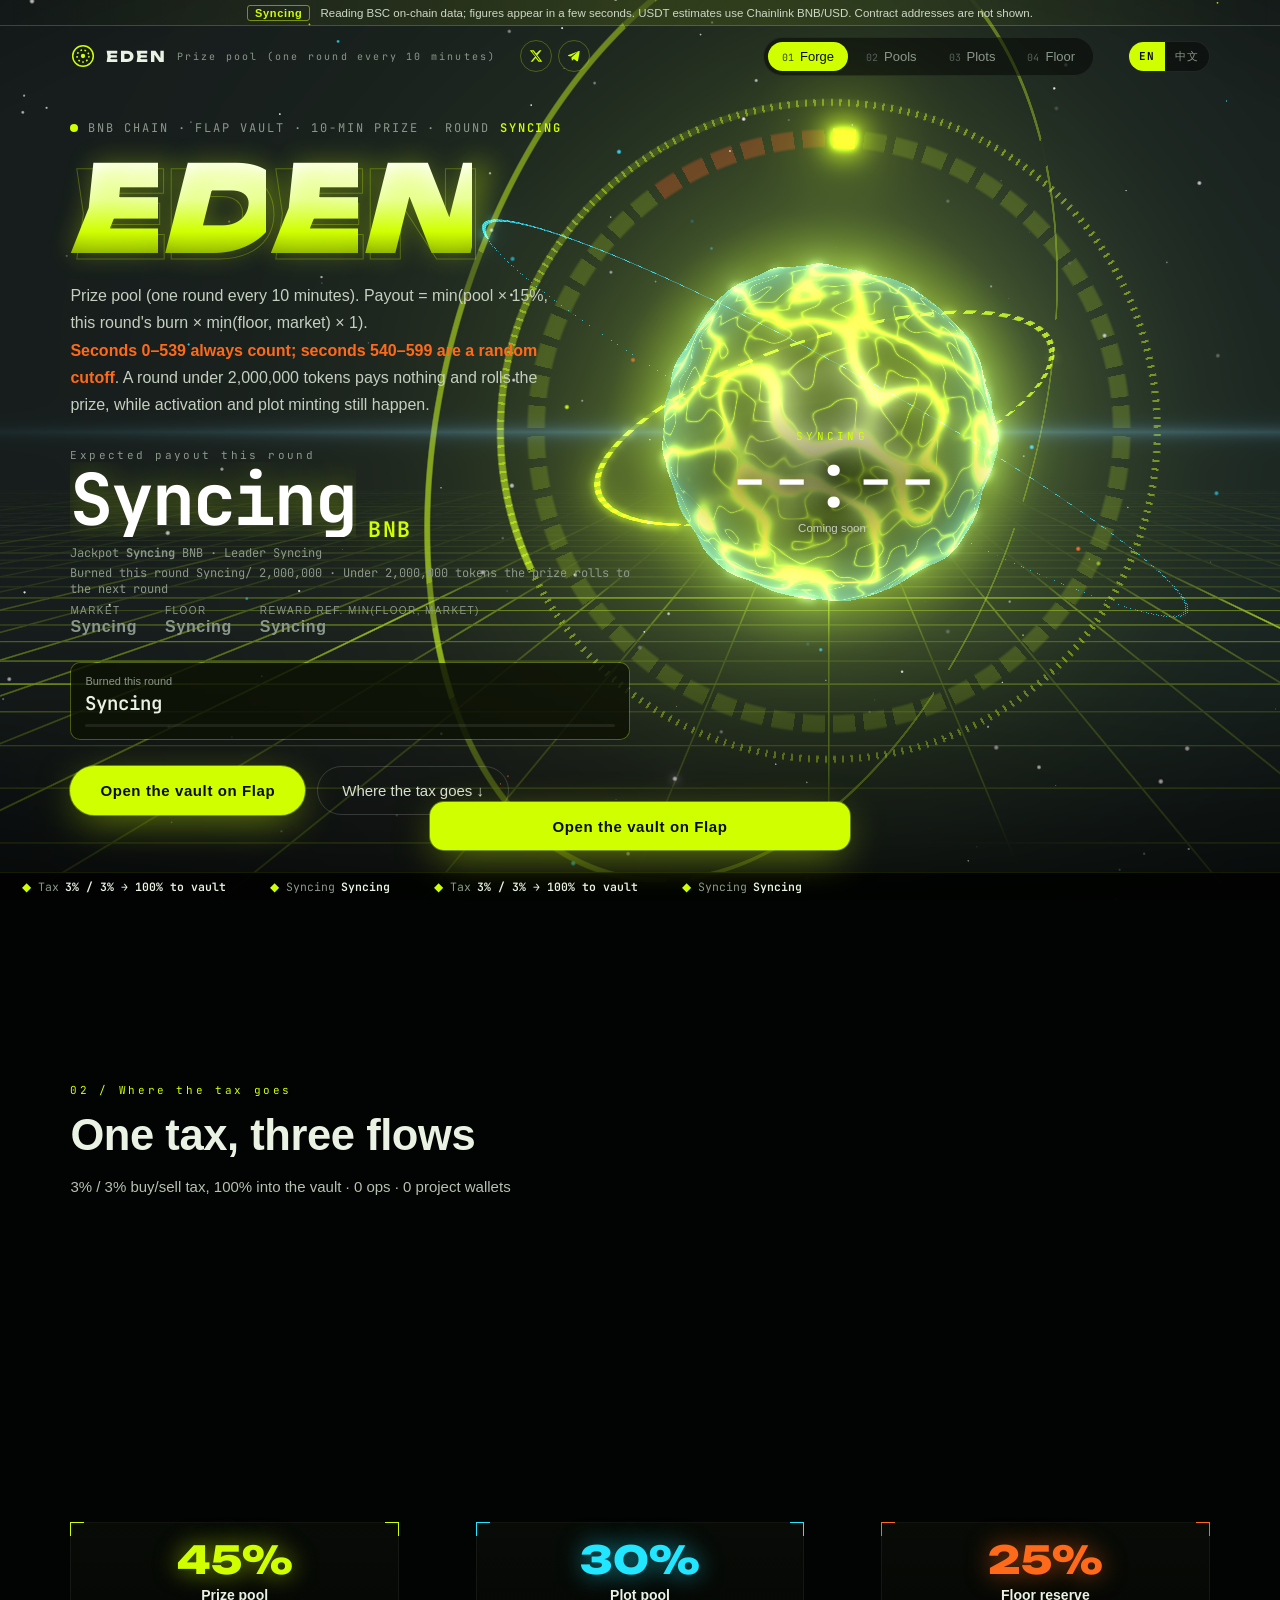
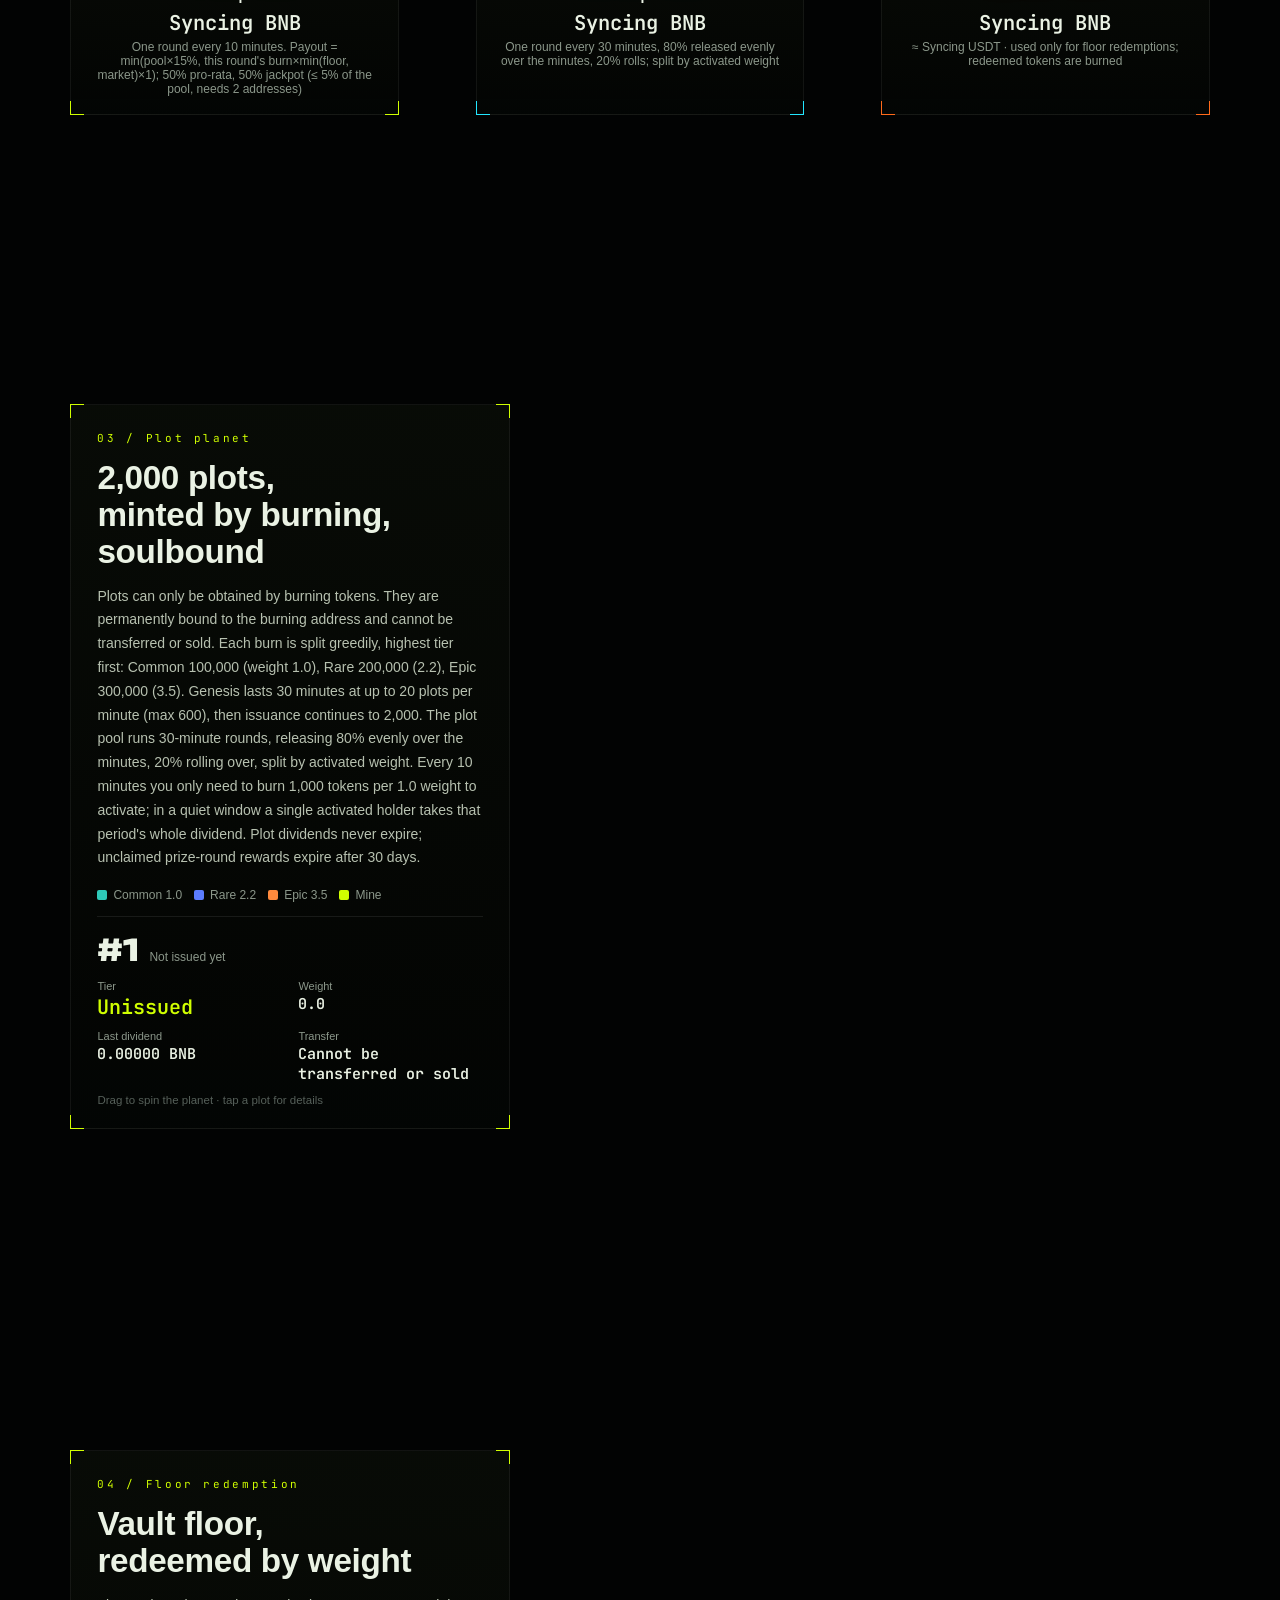
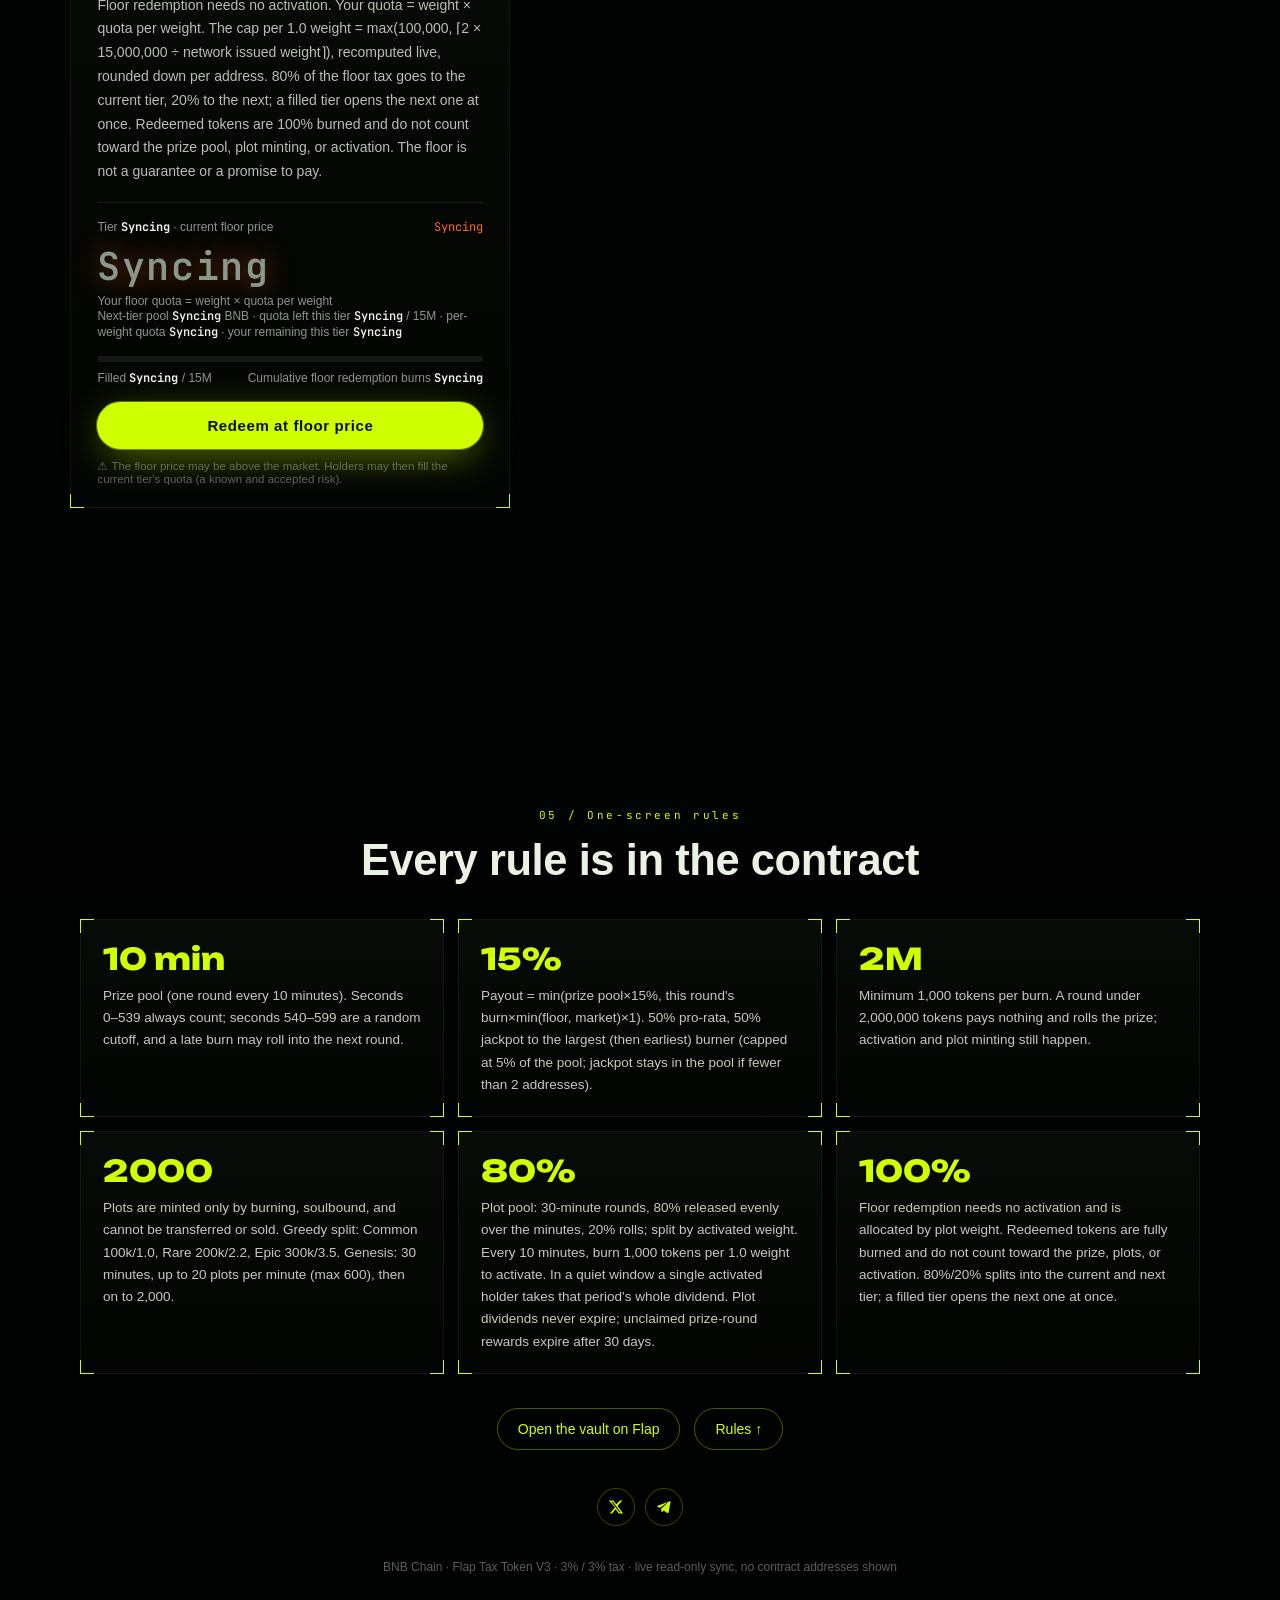
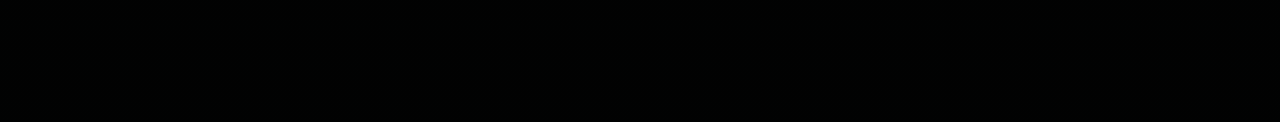
<file: index.html>
<!doctype html>
<html lang="en" class="official">
<head>
<meta charset="utf-8">
<meta name="viewport" content="width=device-width,initial-scale=1,viewport-fit=cover">
<title>EDEN · Round Burn Vault</title>
<meta name="description" content="EDEN round burn vault. Live read-only BSC on-chain data. No wallet, no transactions, no contract addresses on the page.">
<meta name="theme-color" content="#020303">
<link rel="icon" href="data:image/svg+xml,%3Csvg xmlns='http://www.w3.org/2000/svg' viewBox='0 0 32 32'%3E%3Crect width='32' height='32' fill='%23020303'/%3E%3Ccircle cx='16' cy='16' r='9' fill='none' stroke='%23D0FF00' stroke-width='2'/%3E%3Ccircle cx='16' cy='16' r='3' fill='%23D0FF00'/%3E%3C/svg%3E">
<link rel="stylesheet" href="assets/eden-v4.css?v=a8632a32bd">
</head>
<body class="sync chain">
<div id="glwrap"><canvas id="gl" aria-hidden="true"></canvas></div>
<div class="vignette" aria-hidden="true"></div>
<div class="flash" id="flash" aria-hidden="true"></div>

<div class="pv" role="note"><b data-i18n="previewBadgeErr">Syncing</b><span data-i18n="previewNoteSync">Reading BSC on-chain data; figures appear in a few seconds. USDT estimates use Chainlink BNB/USD. Contract addresses are not shown.</span></div>
<header class="hd">
  <a class="brand" href="#hero" aria-label="EDEN">
    <svg viewBox="0 0 24 24" aria-hidden="true"><circle cx="12" cy="12" r="9.5"/><circle cx="12" cy="12" r="5.5" stroke-dasharray="1.6 2.2"/><circle cx="12" cy="12" r="2" class="f"/></svg>
    <b>EDEN</b><i data-i18n="brandTag">Prize pool (one round every 10 minutes)</i>
  </a>
  <nav class="soc" aria-label="EDEN social"><a class="soc-a" href="https://x.com/EdenPlots" target="_blank" rel="noopener noreferrer" data-i18n-aria="socialX" aria-label="X (Twitter)"><svg viewBox="0 0 24 24" aria-hidden="true"><path d="M18.244 2.25h3.308l-7.227 8.26 8.502 11.24H16.17l-4.714-6.231-5.401 6.231H2.74l7.727-8.835L1.254 2.25H8.08l4.257 5.622L18.244 2.25zm-1.161 17.52h1.833L7.084 4.126H5.117z"/></svg></a><a class="soc-a" href="https://t.me/EdenPlots" target="_blank" rel="noopener noreferrer" data-i18n-aria="socialTg" aria-label="Telegram"><svg viewBox="0 0 24 24" aria-hidden="true"><path d="M21.8 4.2 18.9 20.15c-.21.94-1.12 1.31-2.02.82l-5.2-3.86-2.51 2.42c-.28.27-.8.1-.91-.28l-.7-4.55 10.1-9.05c.37-.33-.08-.52-.57-.24L6.05 13.05 2.4 11.9c-1.02-.32-1.03-1.16.21-1.72L20.55 3.45c.85-.33 1.59.2 1.25.75z"/></svg></a></nav>
  <nav class="nv" id="nav">
    <a href="#hero" data-i="0"><em>01</em><span data-i18n="nav1">Forge</span></a><a href="#pools" data-i="1"><em>02</em><span data-i18n="nav2">Pools</span></a><a href="#plots" data-i="2"><em>03</em><span data-i18n="nav3">Plots</span></a><a href="#round" data-i="3"><em>04</em><span data-i18n="nav4">Floor</span></a>
  </nav>
  <div class="act">
    <button type="button" class="more-btn" id="moreBtn" data-i18n-aria="moreMenu" aria-label="More" aria-expanded="false" aria-controls="toolsPop">⋯</button>
    <div class="tools" id="toolsPop">
    <div class="spd sim-only" id="spd" data-i18n-title="spdTitle" title="Simulation speed"><button data-s="1" class="on">×1</button><button data-s="10">×10</button><button data-s="60">×60</button></div>
    <div class="tools-soc"><nav class="soc" aria-label="EDEN social"><a class="soc-a" href="https://x.com/EdenPlots" target="_blank" rel="noopener noreferrer" data-i18n-aria="socialX" aria-label="X (Twitter)"><svg viewBox="0 0 24 24" aria-hidden="true"><path d="M18.244 2.25h3.308l-7.227 8.26 8.502 11.24H16.17l-4.714-6.231-5.401 6.231H2.74l7.727-8.835L1.254 2.25H8.08l4.257 5.622L18.244 2.25zm-1.161 17.52h1.833L7.084 4.126H5.117z"/></svg></a><a class="soc-a" href="https://t.me/EdenPlots" target="_blank" rel="noopener noreferrer" data-i18n-aria="socialTg" aria-label="Telegram"><svg viewBox="0 0 24 24" aria-hidden="true"><path d="M21.8 4.2 18.9 20.15c-.21.94-1.12 1.31-2.02.82l-5.2-3.86-2.51 2.42c-.28.27-.8.1-.91-.28l-.7-4.55 10.1-9.05c.37-.33-.08-.52-.57-.24L6.05 13.05 2.4 11.9c-1.02-.32-1.03-1.16.21-1.72L20.55 3.45c.85-.33 1.59.2 1.25.75z"/></svg></a></nav></div>
    </div>
    <div class="lang" id="langSwitch" role="group" data-i18n-aria="langLabel" aria-label="Language">
      <button type="button" data-lang="en" class="on">EN</button>
      <button type="button" data-lang="zh">中文</button>
    </div>
    <button id="walletBtn" class="wb sim-only" type="button" data-i18n-title="walletTitle" title="This site is read-only; connect your wallet on Flap"><i></i><span class="wb-full" data-i18n="wallet">Connect wallet</span><span class="wb-short" data-i18n="walletShort">Connect</span></button>
  </div>
</header>

<main id="main">
  <!-- 01 熔炉 -->
  <section class="sec hero" id="hero" data-i="0">
    <div class="h-left">
      <div class="kick rv"><span class="dot"></span><span data-i18n="kick">BNB CHAIN · FLAP VAULT · 10-min prize · Round</span> <b data-k="roundNo" data-d="0">…</b> <span data-i18n="kickRound"></span></div>
      <h1 class="title rv" aria-label="EDEN"><span>EDEN</span></h1>
      <p class="tag rv" data-i18n-html="tagHtml">Prize pool (one round every 10 minutes). Payout = min(pool × 15%, this round's burn × min(floor, market) × 1).<br><em>Seconds 0–539 always count; seconds 540–599 are a random cutoff</em>. A round under 2,000,000 tokens pays nothing and rolls the prize, while activation and plot minting still happen.</p>
      <div class="h-panel">
      <div class="big rv">
        <div class="lbl" data-i18n="prizeLbl">Expected payout this round</div>
        <div class="num"><span data-k="prize" data-d="4">…</span><small>BNB</small></div>
        <div class="sub" id="jackpotLine"><span data-i18n="jackpotLine">Jackpot</span> <b data-k="jackpot" data-d="4">…</b> BNB · <span data-i18n="jackpotLead">Leader</span> <span id="leadTxt">…</span></div>
        <div class="sub" id="payNote" hidden></div>
        <div class="sub"><span data-i18n="burnLine">Burned this round</span> <span data-k="burned" data-f="tok">…</span><span class="burn-rest" data-i18n="burnLineRest">/ 2,000,000 · Under 2,000,000 tokens the prize rolls to the next round</span></div>
        <div class="px-row" id="heroPrices"></div>
      </div>
      <div class="stats rv">
        <div><span class="l" data-i18n="statBurned">Burned this round</span><b id="burnProg">…</b><i class="bar"><u id="burnBar"></u><s data-i18n-title="burnBarTitle" title="2,000,000-token line"></s></i></div>
        <div><span class="l" data-i18n="statAddrs">Addresses</span><b data-k="addrs" data-d="0">…</b></div>
        <div><span class="l" data-i18n="statMine">Your burn</span><b data-k="myBurn" data-f="tok">…</b></div>
      </div>
      <div class="cta rv"><button class="btn-l sim-only" id="heroBurn" type="button" data-i18n="ctaBurn">Burn now</button><a class="btn-l flap-cta official-only off" id="heroFlap" href="#hero" target="_blank" rel="noopener noreferrer" data-i18n="flapCtaSoon">Coming soon</a><a class="btn-g" href="#pools" data-i18n="ctaPools">Where the tax goes ↓</a></div>
      </div>
    </div>
    <div class="clock" id="clock" aria-live="off">
      <div class="c-ph" id="cPh" data-i18n="clockLeft">Time left</div>
      <div class="c-n" id="cN">--:--</div>
      <div class="c-s" id="cS" data-i18n="clockCertain">Seconds 0–539 always count</div>
    </div>
    <div class="feed" id="feed" data-i18n-aria="feedAria" aria-label="Live burns"></div>
    <div class="result" id="result" aria-live="polite"></div>
  </section>

  <!-- 02 三池 -->
  <section class="sec pools" id="pools" data-i="1">
    <div class="s-head rv"><em data-i18n="poolsKicker">02 / Where the tax goes</em><h2 data-i18n="poolsH">One tax, three flows</h2><p data-i18n="poolsP">3% / 3% buy/sell tax, 100% into the vault · 0 ops · 0 project wallets</p></div>
    <div class="pcards">
      <div class="pc rv" style="--c:var(--lime)"><div class="pc-p">45%</div><div class="pc-n" data-i18n="pool1n">Prize pool</div><div class="pc-v"><span data-k="minutePool" data-d="3">0</span> BNB</div><div class="pc-d" data-i18n="pool1d">One round every 10 minutes. Payout = min(pool×15%, this round's burn×min(floor, market)×1); 50% pro-rata, 50% jackpot (≤ 5% of the pool, needs 2 addresses)</div></div>
      <div class="pc rv" style="--c:var(--cyan)"><div class="pc-p">30%</div><div class="pc-n" data-i18n="pool2n">Plot pool</div><div class="pc-v"><span data-k="plotPool" data-d="3">0</span> BNB</div><div class="pc-d" data-i18n="pool2d">One round every 30 minutes, 80% released evenly over the minutes, 20% rolls; split by activated weight</div></div>
      <div class="pc rv" style="--c:var(--ember)"><div class="pc-p">25%</div><div class="pc-n" data-i18n="pool3n">Floor reserve</div><div class="pc-v"><span data-k="reserveAll" data-d="3">0</span> BNB</div><div class="pc-d"><span data-i18n="pool3dPre">≈ </span><span data-k="reserveAllUsd" data-d="0">0</span><span data-i18n="pool3dSuf"> USDT · used only for floor redemptions; redeemed tokens are burned</span></div></div>
    </div>
  </section>

  <!-- 03 地块 -->
  <section class="sec plots" id="plots" data-i="2">
    <div class="panel side rv">
      <div class="s-head"><em data-i18n="plotsKicker">03 / Plot planet</em><h2 data-i18n-html="plotsHHtml">2,000 plots,<br>minted by burning, soulbound</h2><p data-i18n="plotsP">Plots can only be obtained by burning tokens. They are permanently bound to the burning address and cannot be transferred or sold. Each burn is split greedily, highest tier first: Common 100,000 (weight 1.0), Rare 200,000 (2.2), Epic 300,000 (3.5). Genesis lasts 30 minutes at up to 20 plots per minute (max 600), then issuance continues to 2,000. The plot pool runs 30-minute rounds, releasing 80% evenly over the minutes, 20% rolling over, split by activated weight. Every 10 minutes you only need to burn 1,000 tokens per 1.0 weight to activate; in a quiet window a single activated holder takes that period's whole dividend. Plot dividends never expire; unclaimed prize-round rewards expire after 30 days.</p></div>
      <div class="legend"><span><i style="background:#2ec9b8"></i><span data-i18n="legendCommon">Common 1.0</span></span><span><i style="background:#5b7cff"></i><span data-i18n="legendRare">Rare 2.2</span></span><span><i style="background:#ff8a3d"></i><span data-i18n="legendEpic">Epic 3.5</span></span><span><i style="background:var(--lime)"></i><span data-i18n="legendMine">Mine</span></span></div>
      <div class="tiers" id="tierPreview"></div>
      <div class="plot" id="plotCard"></div>
      <p class="hint" data-i18n="plotsHint">Drag to spin the planet · tap a plot for details</p>
    </div>
  </section>

  <!-- 04 托底兑换 -->
  <section class="sec round" id="round" data-i="3">
    <div class="panel side rv">
      <div class="s-head"><em data-i18n="roundKicker">04 / Floor redemption</em><h2 data-i18n-html="roundHHtml">Vault floor,<br>redeemed by weight</h2><p data-i18n="roundP">Floor redemption needs no activation. Your quota = weight × quota per weight. The cap per 1.0 weight = max(100,000, ⌈2 × 15,000,000 ÷ network issued weight⌉), recomputed live, rounded down per address. 80% of the floor tax goes to the current tier, 20% to the next; a filled tier opens the next one at once. Redeemed tokens are 100% burned and do not count toward the prize pool, plot minting, or activation. The floor is not a guarantee or a promise to pay.</p></div>
      <div class="rd">
        <div class="rd-top"><span><span data-i18n="roundTop">Tier</span> <b data-k="roundId" data-d="0">…</b> <span data-i18n="roundTopSuf"> · current floor price</span></span><span class="rd-left" id="tierStatus">Coming soon</span></div>
        <div class="rd-price" id="tierPrice"></div>
        <div class="rd-sub" id="quotaMath" data-i18n="quotaMath">Your floor quota = weight × quota per weight</div>
        <div class="rd-sub"><span data-i18n="roundSub">Next-tier pool</span> <b data-k="nextPool" data-d="3">0</b> <span data-i18n="roundSub2">BNB · quota left this tier</span> <b data-k="roundQuotaLeft" data-f="tok">0</b><span data-i18n="roundSub3"> / 15M · per-weight quota</span> <b data-k="capPerPlot" data-f="tok">0</b><span data-i18n="roundSub4"> · your remaining this tier</span> <b data-k="myTierLeft" data-f="tok">0</b></div>
        <div class="rd-bar"><u id="roundBar"></u></div>
        <div class="rd-row"><span><span data-i18n="filled">Filled</span> <b data-k="roundFilled" data-f="tok">0</b><span data-i18n="filledOf"> / 15M</span></span><span><span data-i18n="burnedCum">Cumulative floor redemption burns</span> <b data-k="roundBurned" data-f="tok">0</b></span></div>
        <button class="btn-l wide" id="roundSell" type="button" data-i18n="sellBtn">Redeem at floor price</button>
        <p class="hint" data-i18n="roundWarn">⚠ The floor price may be above the market. Holders may then fill the current tier's quota (a known and accepted risk).</p>
      </div>
    </div>
  </section>

  <!-- 05 规则 -->
  <section class="sec rules" id="rules" data-i="4">
    <div class="s-head rv center"><em data-i18n="rulesKicker">05 / One-screen rules</em><h2 data-i18n="rulesH">Every rule is in the contract</h2></div>
    <div class="rgrid">
      <div class="rc rv"><b data-i18n="rule1n">10 min</b><span data-i18n="rule1s">Prize pool (one round every 10 minutes). Seconds 0–539 always count; seconds 540–599 are a random cutoff, and a late burn may roll into the next round.</span></div>
      <div class="rc rv"><b>15%</b><span data-i18n="rule2s">Payout = min(prize pool×15%, this round's burn×min(floor, market)×1). 50% pro-rata, 50% jackpot to the largest (then earliest) burner (capped at 5% of the pool; jackpot stays in the pool if fewer than 2 addresses).</span></div>
      <div class="rc rv"><b data-i18n="rule3n">2M</b><span data-i18n="rule3s">Minimum 1,000 tokens per burn. A round under 2,000,000 tokens pays nothing and rolls the prize; activation and plot minting still happen.</span></div>
      <div class="rc rv"><b>2000</b><span data-i18n="rule4s">Plots are minted only by burning, soulbound, and cannot be transferred or sold. Greedy split: Common 100k/1.0, Rare 200k/2.2, Epic 300k/3.5. Genesis: 30 minutes, up to 20 plots per minute (max 600), then on to 2,000.</span></div>
      <div class="rc rv"><b>80%</b><span data-i18n="rule5s">Plot pool: 30-minute rounds, 80% released evenly over the minutes, 20% rolls; split by activated weight. Every 10 minutes, burn 1,000 tokens per 1.0 weight to activate. In a quiet window a single activated holder takes that period's whole dividend. Plot dividends never expire; unclaimed prize-round rewards expire after 30 days.</span></div>
      <div class="rc rv"><b>100%</b><span data-i18n="rule6s">Floor redemption needs no activation and is allocated by plot weight. Redeemed tokens are fully burned and do not count toward the prize, plots, or activation. 80%/20% splits into the current and next tier; a filled tier opens the next one at once.</span></div>
    </div>
    <div class="links rv"><a class="flap-cta official-only off" href="#hero" target="_blank" rel="noopener noreferrer" data-i18n="flapCtaSoon">Coming soon</a><a href="#rules" data-i18n="linkGeneric">Rules ↑</a></div>
    <div class="foot-soc rv"><a class="soc-a" href="https://x.com/EdenPlots" target="_blank" rel="noopener noreferrer" data-i18n-aria="socialX" aria-label="X (Twitter)"><svg viewBox="0 0 24 24" aria-hidden="true"><path d="M18.244 2.25h3.308l-7.227 8.26 8.502 11.24H16.17l-4.714-6.231-5.401 6.231H2.74l7.727-8.835L1.254 2.25H8.08l4.257 5.622L18.244 2.25zm-1.161 17.52h1.833L7.084 4.126H5.117z"/></svg></a><a class="soc-a" href="https://t.me/EdenPlots" target="_blank" rel="noopener noreferrer" data-i18n-aria="socialTg" aria-label="Telegram"><svg viewBox="0 0 24 24" aria-hidden="true"><path d="M21.8 4.2 18.9 20.15c-.21.94-1.12 1.31-2.02.82l-5.2-3.86-2.51 2.42c-.28.27-.8.1-.91-.28l-.7-4.55 10.1-9.05c.37-.33-.08-.52-.57-.24L6.05 13.05 2.4 11.9c-1.02-.32-1.03-1.16.21-1.72L20.55 3.45c.85-.33 1.59.2 1.25.75z"/></svg></a></div>
    <p class="foot" data-i18n="foot">BNB Chain · Flap Tax Token V3 · 3% / 3% tax · live read-only sync, no contract addresses shown</p>
  </section>
</main>

<div class="ticker" aria-hidden="true"><div class="tk" id="tk"></div></div>

<!-- 底部常驻：一个主操作 -->
<div class="dock-back" id="dockBack" hidden></div>
<div class="dock" id="dock">
  <div class="sheet sim-only" id="sheet" role="dialog" data-i18n-aria="sheetAria" aria-label="Action panel">
    <div class="sh-tabs" id="shTabs"><button data-t="claim"><span data-i18n="tabClaim">Claim</span><i id="claimDot"></i></button><button data-t="plot" data-i18n="tabPlot">Plots</button><button data-t="round" data-i18n="tabRound">Floor</button><button class="sh-x" id="shX" data-i18n-aria="close" aria-label="Close">×</button></div>
    <div class="sh-body" id="shBody"></div>
  </div>
  <div class="dk-flap official-only" id="dockFlap">
    <a class="btn-l flap-cta off" id="dockFlapBtn" href="#hero" target="_blank" rel="noopener noreferrer" data-i18n="flapCtaSoon">Coming soon</a>
  </div>
  <div class="dk-min sim-only" id="dockMin">
    <button type="button" class="dk-min-main" id="dockExpand">
      <span class="dk-min-fire" aria-hidden="true">🔥</span>
      <span class="dk-min-lab" data-i18n="ctaBurn">Burn now</span>
      <em id="dockMinAmt">2,000,000</em>
      <span class="dk-min-unit">EDEN</span>
      <i id="dockMinStat"></i>
    </button>
    <button type="button" class="dk-min-toggle" id="dockExpand2" data-i18n-aria="dockExpand" aria-label="Expand burn bar"><svg viewBox="0 0 24 24" aria-hidden="true"><path d="M6 14l6-6 6 6" fill="none" stroke="currentColor" stroke-width="2" stroke-linecap="round" stroke-linejoin="round"/></svg></button>
  </div>
  <div class="dk sim-only" id="dkPanel">
    <div class="dk-bar" id="dockBar">
      <button type="button" class="dk-handle" id="dockHandle" data-i18n-aria="dockCollapse" aria-label="Minimize burn bar"><i></i></button>
      <button type="button" class="dk-collapse" id="dockCollapse" data-i18n-title="dockCollapse" data-i18n-aria="dockCollapse" title="Minimize burn bar" aria-label="Minimize burn bar"><svg viewBox="0 0 24 24" aria-hidden="true"><path d="M6 10l6 6 6-6" fill="none" stroke="currentColor" stroke-width="2" stroke-linecap="round" stroke-linejoin="round"/></svg></button>
    </div>
    <div class="dk-in"><input id="amt" inputmode="numeric" autocomplete="off" value="2,000,000" data-i18n-aria="amtAria" aria-label="Burn amount"><span>EDEN</span></div>
    <div class="dk-chips"><button data-a="1000" data-i18n="chip1k">1k</button><button data-a="300000" data-i18n="chip30w">300k</button><button data-a="2000000" data-i18n="chip2m">2M</button><button data-a="max">MAX</button></div>
    <div class="dk-plot" id="autoPlot" data-i18n="autoPlot">Automatically credited to your plots · soulbound</div>
    <div class="dk-preview" id="burnPreview"></div>
    <div class="dk-act" id="actPrefill"></div>
    <div class="dk-phase" id="burnPhase" data-i18n="burnPhase">Seconds 0–539 always count / 540–599 random cutoff; under 2,000,000 tokens the prize rolls to the next round</div>
    <button class="burn" id="burnBtn" type="button"><span data-i18n="burn">Burn</span><i></i></button>
    <div class="dk-tabs"><button data-t="claim"><span data-i18n="tabClaim">Claim</span><i id="claimDot2"></i></button><button data-t="plot" data-i18n="tabPlot">Plots</button><button data-t="round" data-i18n="tabRound">Floor</button></div>
  </div>
</div>

<div class="hov" id="hov"></div>
<div class="toasts" id="toasts" aria-live="polite"></div>
<div class="dbg" id="dbg"></div>
<noscript><p style="padding:80px 24px;color:#ccc" data-i18n="noscript">JavaScript is required to view EDEN.</p></noscript>
<script src="assets/eden-v4.js?v=165cce374c"></script>
</body>
</html>
</file>
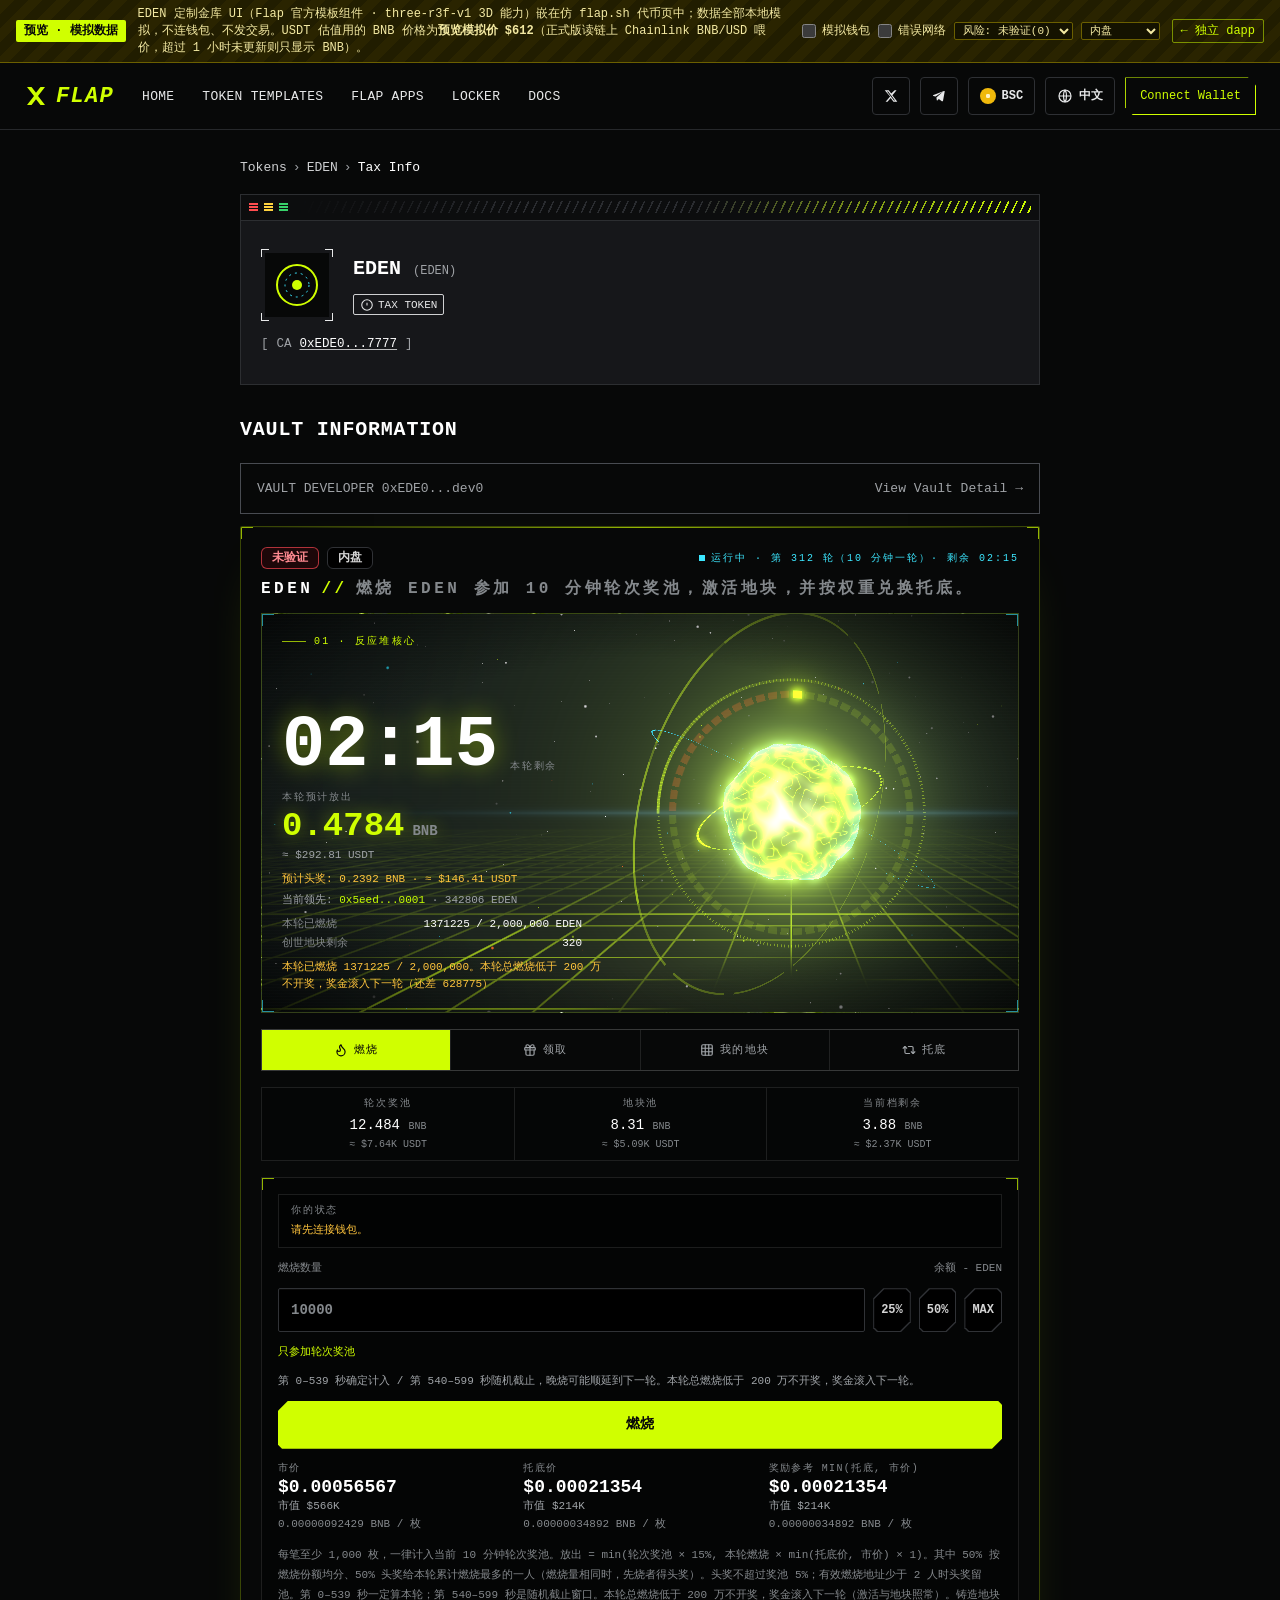
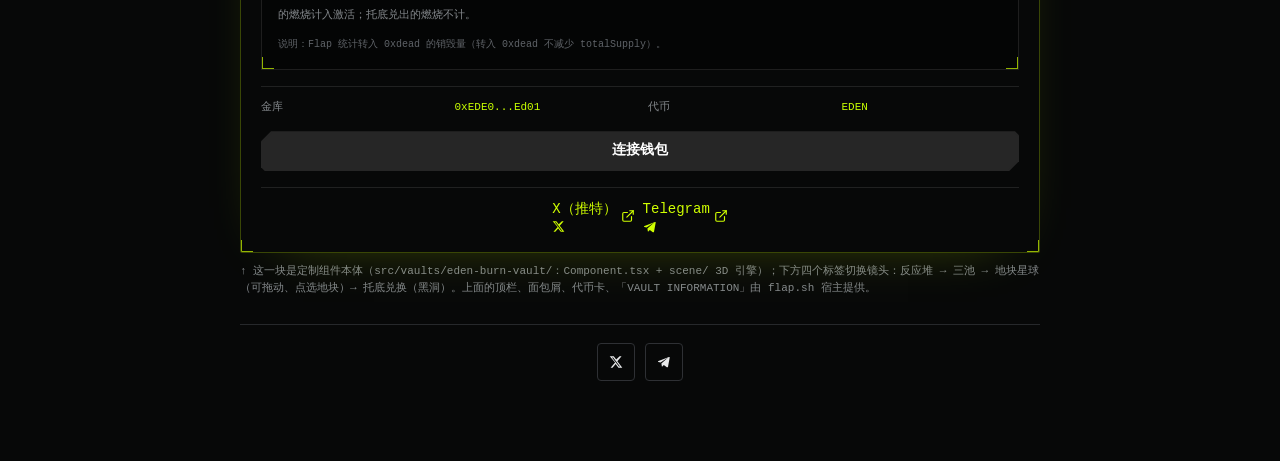
<file: flap-custom/index.html>
<!doctype html>
<html lang="zh-CN" class="dark">
<head>
<meta charset="utf-8">
<meta name="viewport" content="width=device-width,initial-scale=1,viewport-fit=cover">
<title id="docTitle">EDEN · Flap 定制金库 UI 预览（模拟数据）</title>
<meta name="description" id="docDesc" content="EDEN 分钟燃烧金库按 Flap 官方定制金库 UI 模板（flap-vault-component-template）实现的组件，嵌在仿 flap.sh 代币页里预览。全部为本地模拟数据，不连钱包、不发交易。">
<meta name="theme-color" content="#070808">
<meta name="robots" content="noindex">
<link rel="icon" href="data:image/svg+xml,%3Csvg xmlns='http://www.w3.org/2000/svg' viewBox='0 0 32 32'%3E%3Crect width='32' height='32' fill='%23070808'/%3E%3Ccircle cx='16' cy='16' r='9' fill='none' stroke='%23D0FF00' stroke-width='2'/%3E%3Ccircle cx='16' cy='16' r='3' fill='%23D0FF00'/%3E%3C/svg%3E">
<link rel="stylesheet" href="../assets/eden-vault.css">
<link rel="stylesheet" href="host.css">
<style>
:root{--mono:ui-monospace,"SF Mono","JetBrains Mono",Menlo,Consolas,"PingFang SC","Microsoft YaHei",monospace;--sans:-apple-system,"PingFang SC","Microsoft YaHei","Noto Sans SC",Arial,sans-serif}
.pv-ctl{display:flex;gap:8px;align-items:center;flex-wrap:wrap}
.pv-ctl select{background:#141200;color:#f3e9a2;border:1px solid #6b5f00;border-radius:2px;font:inherit;font-size:11px;padding:1px 4px}
.cu-frame{margin-top:12px}
.cu-note{margin-top:10px;font-size:11px;color:var(--mut2)}
</style>
</head>
<body>
<div class="pv-bar" role="note">
  <div class="pv-in">
    <span class="pv-tag" data-h="previewTag">预览 · 模拟数据</span>
    <span class="pv-txt" data-h-html="previewTxt">EDEN 定制金库 UI（Flap 官方模板组件 · three-r3f-v1 3D 能力）嵌在仿 flap.sh 代币页中；数据全部本地模拟，不连钱包、不发交易。USDT 估值用的 BNB 价格为<b>预览模拟价 $612</b>（正式版读链上 Chainlink BNB/USD 喂价，超过 1 小时未更新则只显示 BNB）。</span>
    <span class="pv-ctl">
      <label class="pv-sw"><input type="checkbox" id="pvWallet"><span data-h="simWallet">模拟钱包</span></label>
      <label class="pv-sw"><input type="checkbox" id="pvNet"><span data-h="wrongNet">错误网络</span></label>
      <select id="pvRisk" data-h-title="riskTitle" title="宿主下发的 riskLevel"><option value="0" data-h="risk0">风险: 未验证(0)</option><option value="1" data-h="risk1">风险: 1</option><option value="2" data-h="risk2">风险: 2</option><option value="3" data-h="risk3">风险: 3</option><option value="4" data-h="risk4">风险: 4</option><option value="none" data-h="riskNone">风险: 缺失</option></select>
      <select id="pvPhase" data-h-title="phaseTitle" title="宿主下发的 marketPhase"><option value="internal-market" data-h="phaseInternal">内盘</option><option value="dex-listed" data-h="phaseDex">已上 DEX</option><option value="unknown" data-h="phaseUnknown">阶段未知</option></select>
    </span>
    <a class="pv-link" href="../index.html" data-h="dappLink">← 独立 dapp</a>
  </div>
</div>

<header class="fh">
  <div class="fh-in">
    <button class="fh-burger" data-h-aria="menuAria" aria-label="菜单（预览中无效）" tabindex="-1"><svg viewBox="0 0 24 24"><path d="M4 7h16M4 12h16M4 17h16"/></svg></button>
    <span class="fh-logo" data-h-aria="flapLogo" aria-label="FLAP（仿制字标）"><svg class="fh-mark" viewBox="0 0 24 24" aria-hidden="true"><path d="M3 3l7 9-7 9h4.5L12 15.2 16.5 21H21l-7-9 7-9h-4.5L12 8.8 7.5 3z"/></svg><b>FLAP</b></span>
    <nav class="fh-nav"><span>HOME</span><span>TOKEN TEMPLATES</span><span>FLAP APPS</span><span>LOCKER</span><span>DOCS</span></nav>
    <span class="fh-create">CREATE TOKEN</span>
    <div class="fh-r">
      <a class="fh-ic fh-soc" href="https://x.com/EdenPlots" target="_blank" rel="noopener noreferrer" data-h-aria="socialX" aria-label="X（推特）"><svg viewBox="0 0 24 24" aria-hidden="true"><path d="M18.244 2.25h3.308l-7.227 8.26 8.502 11.24H16.17l-4.714-6.231-5.401 6.231H2.74l7.727-8.835L1.254 2.25H8.08l4.257 5.622L18.244 2.25zm-1.161 17.52h1.833L7.084 4.126H5.117z"/></svg></a>
      <a class="fh-ic fh-soc" href="https://t.me/EdenPlots" target="_blank" rel="noopener noreferrer" data-h-aria="socialTg" aria-label="Telegram"><svg viewBox="0 0 24 24" aria-hidden="true"><path d="M21.8 4.2 18.9 20.15c-.21.94-1.12 1.31-2.02.82l-5.2-3.86-2.51 2.42c-.28.27-.8.1-.91-.28l-.7-4.55 10.1-9.05c.37-.33-.08-.52-.57-.24L6.05 13.05 2.4 11.9c-1.02-.32-1.03-1.16.21-1.72L20.55 3.45c.85-.33 1.59.2 1.25.75z"/></svg></a>
      <span class="fh-chain"><i class="bnb"></i><b>BSC</b></span>
      <button class="fh-lang" id="langBtn" data-h-title="langTitle" title="切换组件语言（i18n.json en / zh）"><svg viewBox="0 0 24 24"><circle cx="12" cy="12" r="9"/><path d="M3 12h18M12 3c3 3.5 3 14.5 0 18M12 3c-3 3.5-3 14.5 0 18"/></svg><b id="langTxt">中文</b></button>
      <button class="fh-wallet" id="connectBtn" data-h-title="walletTitle" title="预览：模拟连接，不调用任何钱包"><span id="connectTxt">Connect Wallet</span></button>
    </div>
  </div>
</header>

<main class="pg">
  <div class="crumb"><span>Tokens</span><i>›</i><span>EDEN</span><i>›</i><b>Tax Info</b></div>
  <section class="tk-card">
    <div class="tk-strip"><span class="bars"><i class="r"></i><i class="y"></i><i class="g"></i></span><span class="hatch"></span></div>
    <div class="tk-body">
      <div class="tk-ava"><span class="cr tl"></span><span class="cr tr"></span><span class="cr bl"></span><span class="cr br"></span>
        <svg viewBox="0 0 64 64" aria-hidden="true"><rect width="64" height="64" fill="#070808"/><circle cx="32" cy="32" r="20" fill="none" stroke="#D0FF00" stroke-width="2"/><circle cx="32" cy="32" r="12" fill="none" stroke="#3CE7FF" stroke-width="1" stroke-dasharray="2 4"/><circle cx="32" cy="32" r="5" fill="#D0FF00"/></svg>
      </div>
      <div class="tk-meta">
        <div class="tk-name"><b>EDEN</b><span>(EDEN)</span></div>
        <span class="risk-b"><svg viewBox="0 0 24 24"><circle cx="12" cy="12" r="9"/><path d="M12 8v5M12 16h.01"/></svg><span>TAX TOKEN</span></span>
      </div>
      <div class="tk-ca"><span class="br">[</span><span class="ca-l">CA</span><span class="ca-a" data-h-title="caTitle" title="预览地址（未部署）">0xEDE0...7777</span><span class="br">]</span></div>
    </div>
  </section>
  <h2 class="vi-h">VAULT INFORMATION</h2>
  <div class="dev-row"><span><span class="up">VAULT DEVELOPER</span> 0xEDE0...dev0</span><span class="vd">View Vault Detail →</span></div>
  <div class="cu-frame"><div id="eden-vault-root"></div></div>
  <p class="cu-note" data-h="cuNote">↑ 这一块是定制组件本体（src/vaults/eden-burn-vault/：Component.tsx + scene/ 3D 引擎）；下方四个标签切换镜头：反应堆 → 三池 → 地块星球（可拖动、点选地块）→ 托底兑换（黑洞）。上面的顶栏、面包屑、代币卡、「VAULT INFORMATION」由 flap.sh 宿主提供。</p>
  <footer class="pg-foot">
    <a class="fh-ic fh-soc" href="https://x.com/EdenPlots" target="_blank" rel="noopener noreferrer" data-h-aria="socialX" aria-label="X（推特）"><svg viewBox="0 0 24 24" aria-hidden="true"><path d="M18.244 2.25h3.308l-7.227 8.26 8.502 11.24H16.17l-4.714-6.231-5.401 6.231H2.74l7.727-8.835L1.254 2.25H8.08l4.257 5.622L18.244 2.25zm-1.161 17.52h1.833L7.084 4.126H5.117z"/></svg></a>
    <a class="fh-ic fh-soc" href="https://t.me/EdenPlots" target="_blank" rel="noopener noreferrer" data-h-aria="socialTg" aria-label="Telegram"><svg viewBox="0 0 24 24" aria-hidden="true"><path d="M21.8 4.2 18.9 20.15c-.21.94-1.12 1.31-2.02.82l-5.2-3.86-2.51 2.42c-.28.27-.8.1-.91-.28l-.7-4.55 10.1-9.05c.37-.33-.08-.52-.57-.24L6.05 13.05 2.4 11.9c-1.02-.32-1.03-1.16.21-1.72L20.55 3.45c.85-.33 1.59.2 1.25.75z"/></svg></a>
  </footer>
</main>
<div class="toasts" id="toasts" aria-live="polite"></div>
<script src="../assets/eden-vault.js"></script>
<script src="host.js"></script>
</body>
</html>
</file>
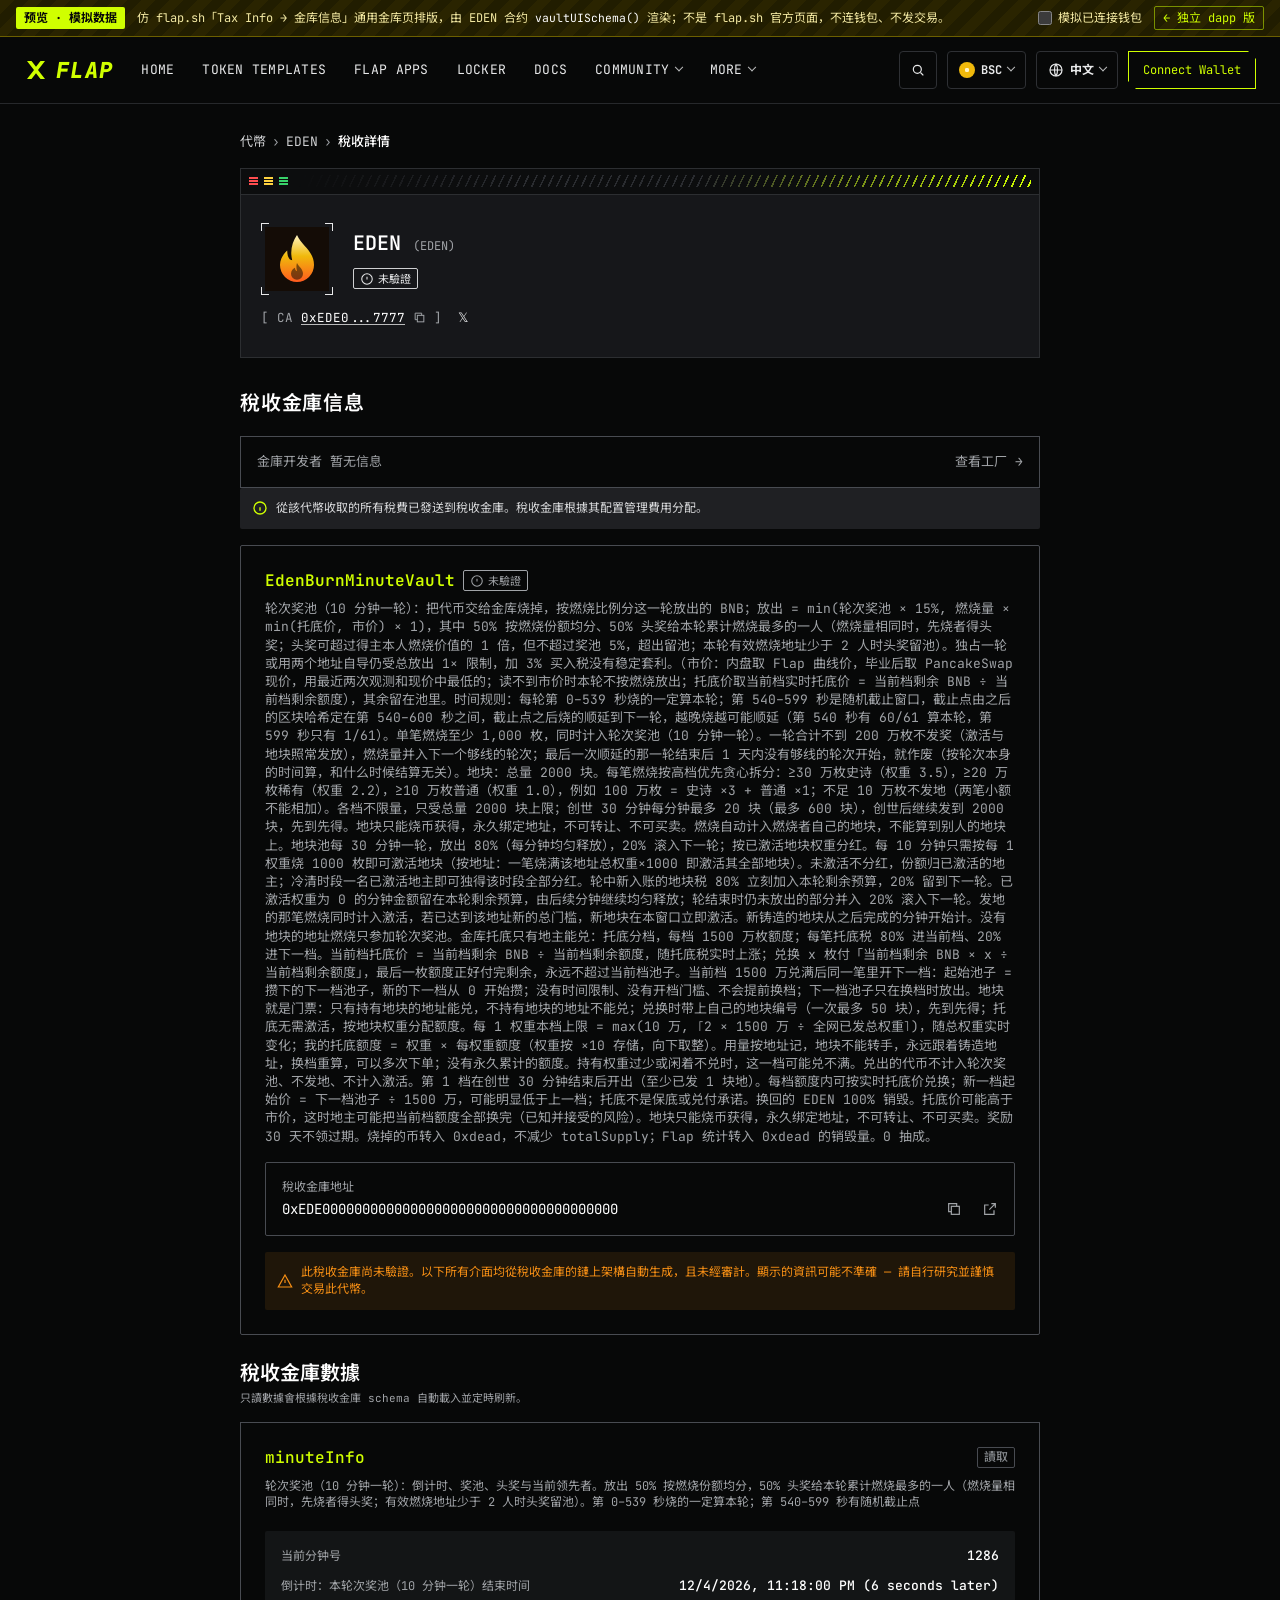
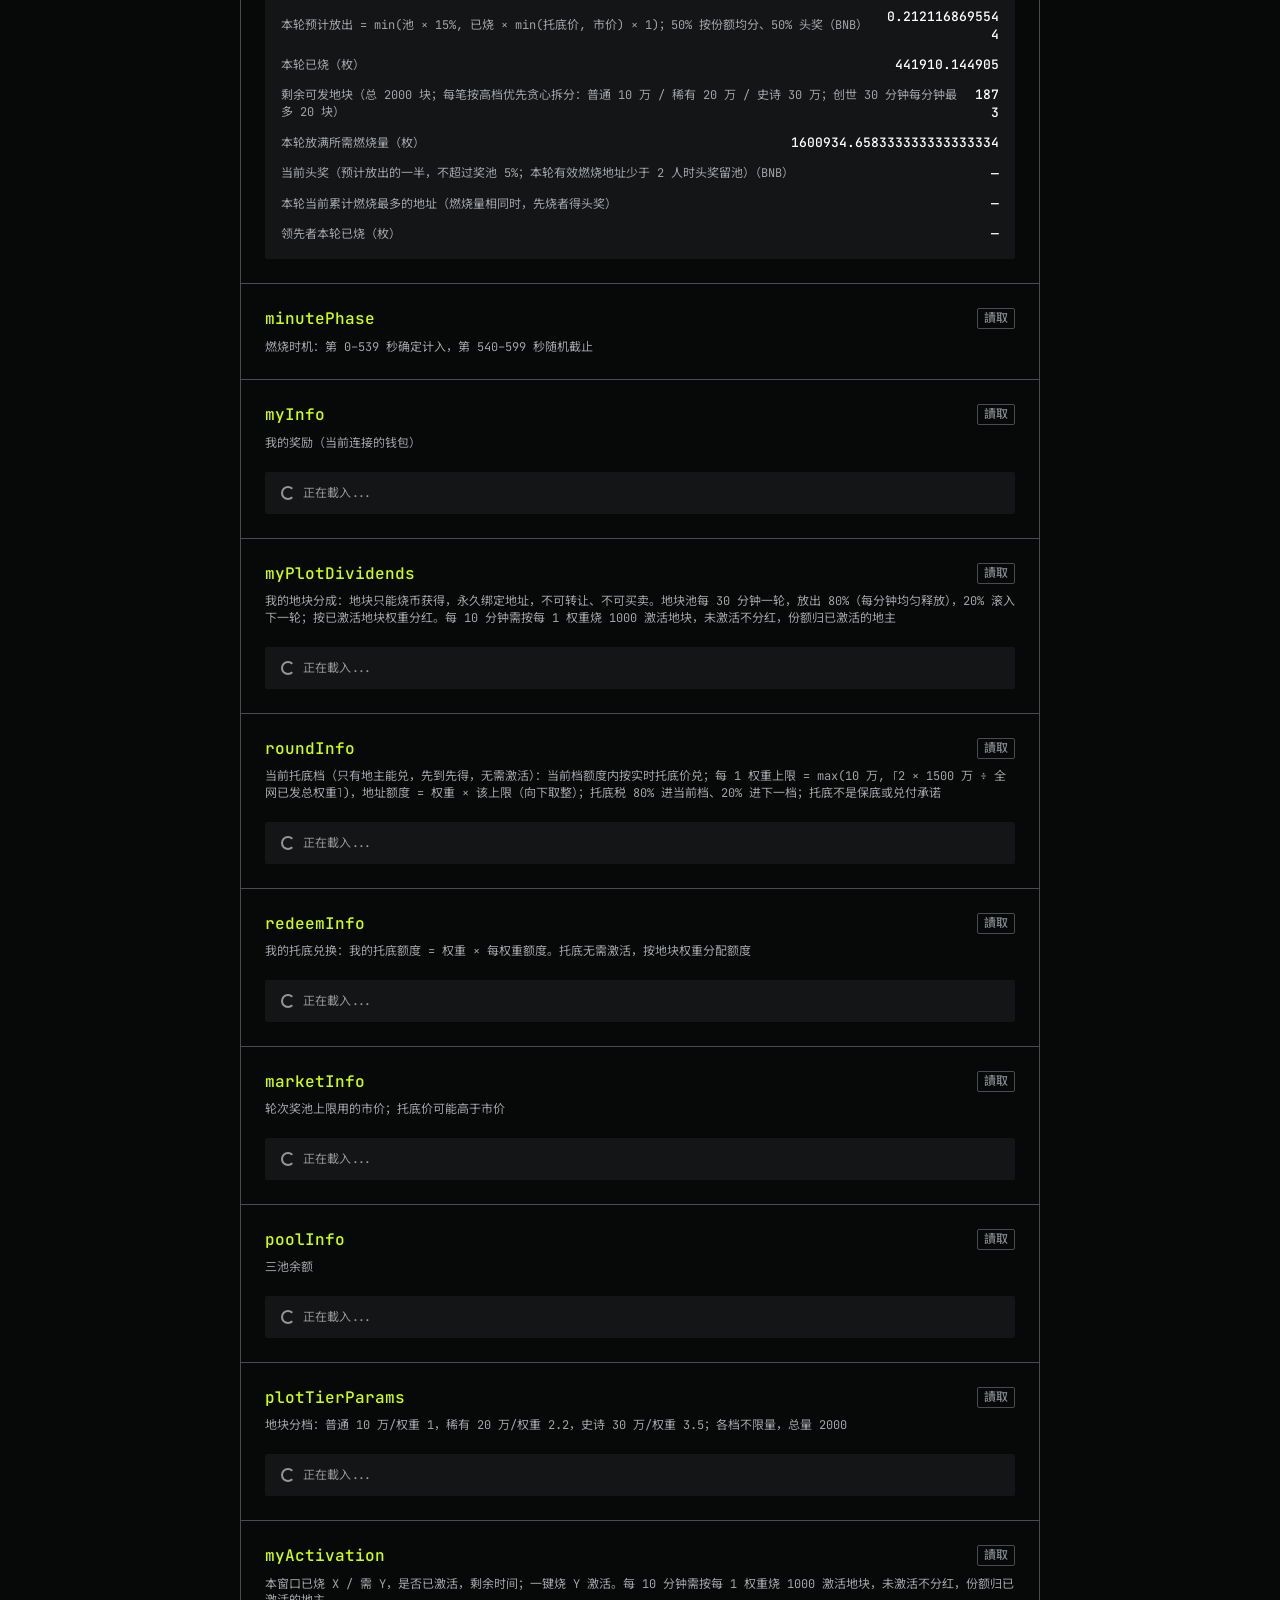
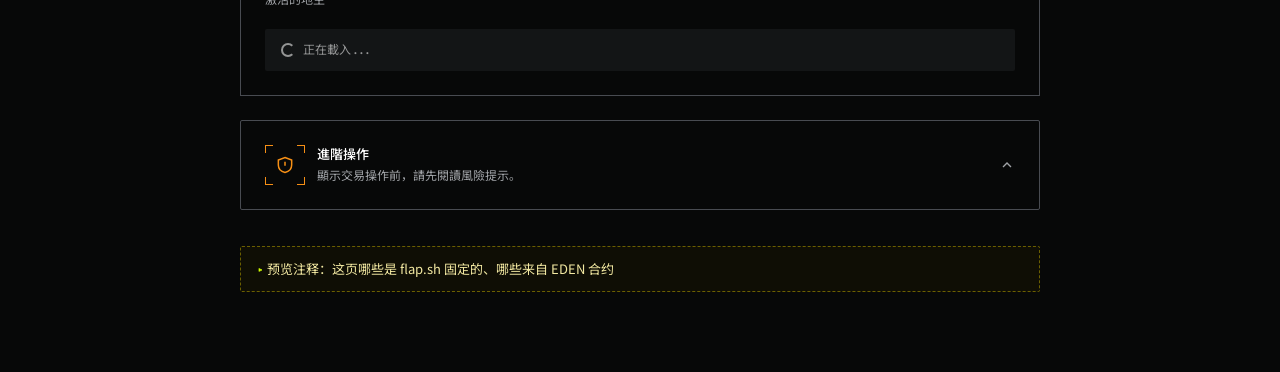
<file: flap/index.html>
<!doctype html>
<html lang="zh-CN" class="dark">
<head>
<meta charset="utf-8">
<meta name="viewport" content="width=device-width,initial-scale=1,viewport-fit=cover">
<title>EDEN · Flap 金库面板预览（模拟数据）</title>
<meta name="description" content="按 flap.sh 通用金库页（Tax Info → Vault Information）的真实排版，用 EDEN 金库合约导出的 vaultUISchema 渲染的预览。全部为本地模拟数据，不连钱包、不发交易。">
<meta name="theme-color" content="#070808">
<meta name="robots" content="noindex">
<link rel="icon" href="data:image/svg+xml,%3Csvg xmlns='http://www.w3.org/2000/svg' viewBox='0 0 32 32'%3E%3Crect width='32' height='32' fill='%23070808'/%3E%3Cpath d='M16 5c2 5 7 7 7 13a7 7 0 0 1-14 0c0-3 2-5 3-6 0 3 1 4 2 4-1-4 0-8 2-11z' fill='%23D0FF00'/%3E%3C/svg%3E">
<link rel="preconnect" href="https://fonts.googleapis.com"><link rel="preconnect" href="https://fonts.gstatic.com" crossorigin>
<link href="https://fonts.googleapis.com/css2?family=JetBrains+Mono:wght@400;500;600;700&family=Noto+Sans+SC:wght@400;500;700&display=swap" rel="stylesheet">
<link rel="stylesheet" href="flap.css">
</head>
<body>

<!-- 预览条（不属于 flap.sh 页面本身） -->
<div class="pv-bar" role="note">
  <div class="pv-in">
    <span class="pv-tag">预览 · 模拟数据</span>
    <span class="pv-txt">仿 flap.sh「Tax Info → 金库信息」通用金库页排版，由 EDEN 合约 <code>vaultUISchema()</code> 渲染；不是 flap.sh 官方页面，不连钱包、不发交易。</span>
    <label class="pv-sw" title="只切换本页模拟数据：打开后「myInfo」显示模拟钱包的数据，写操作按钮走模拟流程"><input type="checkbox" id="pvWallet"><span>模拟已连接钱包</span></label>
    <a class="pv-link" href="../index.html">← 独立 dapp 版</a>
  </div>
</div>

<!-- ===== flap.sh 顶栏（静态仿制） ===== -->
<header class="fh">
  <div class="fh-in">
    <button class="fh-burger" aria-label="菜单（预览中无效）" tabindex="-1"><svg viewBox="0 0 24 24"><path d="M4 7h16M4 12h16M4 17h16"/></svg></button>
    <span class="fh-logo" aria-label="FLAP（仿制字标）"><svg class="fh-mark" viewBox="0 0 24 24" aria-hidden="true"><path d="M3 3l7 9-7 9h4.5L12 15.2 16.5 21H21l-7-9 7-9h-4.5L12 8.8 7.5 3z"/></svg><b>FLAP</b></span>
    <nav class="fh-nav"><span>HOME</span><span>TOKEN TEMPLATES</span><span>FLAP APPS</span><span>LOCKER</span><span>DOCS</span><span>COMMUNITY <i class="cv"></i></span><span>MORE <i class="cv"></i></span></nav>
    <span class="fh-create">CREATE TOKEN</span>
    <div class="fh-r">
      <span class="fh-ic" aria-hidden="true"><svg viewBox="0 0 24 24"><circle cx="11" cy="11" r="6"/><path d="M20 20l-4.3-4.3"/></svg></span>
      <span class="fh-chain"><i class="bnb"></i><b>BSC</b><i class="cv"></i></span>
      <button class="fh-lang" id="langBtn" title="切换界面语言（中文 / EN），金库文案按 flap.sh 规则取「English / 中文」的一侧"><svg viewBox="0 0 24 24"><circle cx="12" cy="12" r="9"/><path d="M3 12h18M12 3c3 3.5 3 14.5 0 18M12 3c-3 3.5-3 14.5 0 18"/></svg><b id="langTxt">中文</b><i class="cv"></i></button>
      <button class="fh-wallet" id="connectBtn" title="预览：不连接钱包"><span id="connectTxt">Connect Wallet</span></button>
      <span class="fh-wic" aria-hidden="true"><svg viewBox="0 0 24 24"><rect x="4" y="6" width="16" height="13"/><path d="M15 12h3M7 6V4h10v2"/></svg></span>
    </div>
  </div>
</header>

<main class="pg">
  <div class="crumb"><span data-i="tokens">Tokens</span><i>›</i><span>EDEN</span><i>›</i><b data-i="taxInfo">Tax Info</b></div>

  <!-- 代币头卡片 -->
  <section class="tk-card">
    <div class="tk-strip"><span class="bars"><i class="r"></i><i class="y"></i><i class="g"></i></span><span class="hatch"></span></div>
    <div class="tk-body">
      <div class="tk-ava"><span class="cr tl"></span><span class="cr tr"></span><span class="cr bl"></span><span class="cr br"></span>
        <svg viewBox="0 0 64 64" aria-hidden="true"><defs><linearGradient id="fl" x1="0" y1="1" x2="0" y2="0"><stop offset="0" stop-color="#FF5A1F"/><stop offset=".55" stop-color="#F0B90B"/><stop offset="1" stop-color="#FFF4C2"/></linearGradient></defs><rect width="64" height="64" fill="#140c06"/><path d="M32 8c5 11 17 16 17 30a17 17 0 0 1-34 0c0-7 4.6-12 7.2-14.4 0 6.8 2.6 9.6 5 9.6-2.4-9.2 0-18.4 4.8-25.2z" fill="url(#fl)"/><path d="M32 36c2 4 6 6 6 10.8a6 6 0 0 1-12 0c0-3.2 2.4-5.2 4-6 0 2 .8 3.2 2 3.2-.8-3.2-.8-5.6 0-8z" fill="#140c06" opacity=".55"/></svg>
      </div>
      <div class="tk-meta">
        <div class="tk-name"><b>EDEN</b><span>(EDEN)</span></div>
        <span class="risk-b" data-risk><svg viewBox="0 0 24 24"><circle cx="12" cy="12" r="9"/><path d="M12 8v5M12 16h.01"/></svg><span data-i="unverified">UNVERIFIED</span></span>
      </div>
      <div class="tk-ca"><span class="br">[</span><span class="ca-l">CA</span><span class="ca-a" title="预览地址（未部署）">0xEDE0...7777</span><svg class="cp" viewBox="0 0 24 24"><rect x="8" y="8" width="12" height="12"/><path d="M16 8V4H4v12h4"/></svg><span class="br">]</span><span class="x">𝕏</span></div>
    </div>
  </section>

  <h2 class="vi-h" data-i="vaultInformation">VAULT INFORMATION</h2>

  <!-- 开发者行 + 金库系统提示 -->
  <div class="dev-row"><span><span class="up" data-i="factoryCreator">VAULT DEVELOPER</span> <span data-i="factoryCreatorMissing">Not available</span></span><span class="vd"><span data-i="viewVaultDetail">View Vault Detail</span> →</span></div>
  <div class="notice"><svg viewBox="0 0 24 24"><circle cx="12" cy="12" r="9"/><path d="M12 11v5M12 8h.01"/></svg><p data-i="vaultNoticeDescription">All tax collected from this token has been sent to a vault. The vault manages fee distribution according to its configuration.</p></div>

  <!-- 由 schema 渲染的金库区 -->
  <div id="vaultRoot" class="vroot"></div>

  <!-- 预览注释（不属于 flap.sh 页面） -->
  <details class="pv-notes">
    <summary>预览注释：这页哪些是 flap.sh 固定的、哪些来自 EDEN 合约</summary>
    <div id="pvNotes"></div>
  </details>
</main>

<div class="toasts" id="toasts" aria-live="polite"></div>

<script src="schema.js"></script>
<script src="flap.js"></script>
</body>
</html>
</file>
<file: assets/eden-v4.css>
@font-face{font-family:EdenDisplay;src:url(fonts/eden-display.woff2) format("woff2");font-weight:200 900;font-display:swap}
@font-face{font-family:EdenMono;src:url(fonts/eden-mono.woff2) format("woff2");font-weight:100 800;font-display:swap}
:root{
  --lime:#D0FF00;--lime2:#E6FF6A;--cyan:#22E6FF;--ember:#FF6A1A;--gold:#FFC43D;--red:#FF3B2E;
  --bg:#020303;--ink:#EAF2E4;--mute:#8B978A;--dim:#56605A;--line:rgba(208,255,0,.16);
  --sans:-apple-system,BlinkMacSystemFont,"SF Pro Display","Segoe UI","PingFang SC","Hiragino Sans GB","Microsoft YaHei","Noto Sans CJK SC",sans-serif;
  --disp:EdenDisplay,var(--sans);--mono:EdenMono,ui-monospace,"SF Mono",Menlo,Consolas,var(--sans);
  --pad:clamp(18px,5.5vw,96px);--dockH:76px;
  --safeT:env(safe-area-inset-top,0px);--safeB:env(safe-area-inset-bottom,0px);
  --safeL:env(safe-area-inset-left,0px);--safeR:env(safe-area-inset-right,0px);
  --tickerH:28px;--dockGap:8px;--pvH:26px;--hdH:60px;
}
*{box-sizing:border-box;margin:0;padding:0}
html{background:var(--bg);color:var(--ink);font-family:var(--sans);-webkit-font-smoothing:antialiased;scroll-behavior:smooth;scrollbar-width:thin;scrollbar-color:#2a3320 transparent}
body{min-height:100vh;min-height:100svh;overflow-x:hidden}
button,input{font:inherit;color:inherit}
button{cursor:pointer;background:none;border:0}
a{color:inherit;text-decoration:none}
#glwrap{position:fixed;inset:0;width:100%;height:100%;z-index:0;background:#020303;background-size:cover;background-position:center}
#gl{position:absolute;inset:0;width:100%;height:100%;display:block;touch-action:pan-y}
.vignette{position:fixed;inset:0;z-index:1;pointer-events:none;background:radial-gradient(120% 90% at 50% 45%,transparent 55%,rgba(0,0,0,.65) 100%),linear-gradient(transparent 70%,rgba(0,0,0,.55))}
.flash{position:fixed;inset:0;z-index:40;pointer-events:none;background:radial-gradient(60% 60% at var(--fx,63%) var(--fy,50%),rgba(235,255,170,.8),rgba(208,255,0,.22) 35%,transparent 62%);opacity:0}
@keyframes flash{0%{opacity:0}8%{opacity:1}100%{opacity:0}}

/* 顶部 */
.pv{position:fixed;top:0;left:0;right:0;z-index:30;height:calc(var(--pvH) + var(--safeT));padding-top:var(--safeT);display:flex;align-items:center;justify-content:center;gap:10px;font-size:11.5px;color:#cfd8c5;background:linear-gradient(90deg,rgba(255,106,26,.0),rgba(255,106,26,.14),rgba(255,106,26,0));border-bottom:1px solid rgba(255,106,26,.18)}
.pv b{color:var(--ember);font-weight:700;letter-spacing:.06em;padding:1px 7px;border:1px solid rgba(255,106,26,.5);border-radius:3px;font-size:11px}
.hd{position:fixed;top:calc(var(--pvH) + var(--safeT));left:0;right:0;z-index:30;height:var(--hdH);display:flex;align-items:center;gap:24px;padding:0 max(var(--pad),var(--safeR)) 0 max(var(--pad),var(--safeL));pointer-events:none}
.hd>*{pointer-events:auto}
.brand{display:flex;align-items:center;gap:10px}
.brand svg{width:26px;height:26px;fill:none;stroke:var(--lime);stroke-width:1.4}
.brand svg .f{fill:var(--lime);stroke:none}
.brand b{font-family:var(--disp);font-weight:800;letter-spacing:.12em;font-size:15px}
.brand i{font-style:normal;font-family:var(--mono);font-size:10px;letter-spacing:.22em;color:var(--mute)}
.nv{display:flex;gap:4px;margin-left:auto;padding:4px;border:1px solid rgba(255,255,255,.07);border-radius:999px;background:rgba(6,9,6,.55)}
.nv a{font-size:13px;padding:7px 14px;border-radius:999px;color:var(--mute);transition:color .25s,background .25s}
.nv a em{font-style:normal;font-family:var(--mono);font-size:10px;margin-right:6px;color:var(--dim)}
.nv a.on{color:#0b0f02;background:var(--lime)} .nv a.on em{color:#3b4a00}
.nv a:hover{color:var(--ink)}
.act{display:flex;gap:10px;align-items:center;position:relative;flex-shrink:0}
.more-btn{display:none}
.tools{display:flex;align-items:center;gap:10px}
.tools-soc{display:none}
.wb-short{display:none}
.h-panel{display:contents}
.soc{display:flex;gap:6px;align-items:center;flex-shrink:0}
.soc-a{width:32px;height:32px;display:flex;align-items:center;justify-content:center;border:1px solid rgba(208,255,0,.28);border-radius:999px;color:var(--lime);transition:background .2s,border-color .2s,color .2s}
.soc-a:hover{background:rgba(208,255,0,.1);border-color:rgba(208,255,0,.55)}
.soc-a svg{width:14px;height:14px;fill:currentColor;display:block}
.foot-soc{display:flex;gap:10px;justify-content:center;margin-top:4px}
.foot-soc .soc-a{width:38px;height:38px}
.foot-soc .soc-a svg{width:16px;height:16px}
.spd{display:flex;border:1px solid rgba(255,255,255,.08);border-radius:8px;overflow:hidden;background:rgba(6,9,6,.55)}
.spd button{font-family:var(--mono);font-size:11px;padding:7px 9px;color:var(--mute)}
.spd button.on{color:var(--lime);background:rgba(208,255,0,.08)}
.lang{display:flex;border:1px solid rgba(255,255,255,.08);border-radius:999px;overflow:hidden;background:rgba(6,9,6,.55)}
.lang button{font-family:var(--mono);font-size:11px;padding:7px 10px;color:var(--mute);letter-spacing:.08em}
.lang button.on{color:#0b0f02;background:var(--lime);font-weight:700}
.wb{display:flex;align-items:center;gap:8px;padding:9px 16px;border-radius:999px;border:1px solid rgba(208,255,0,.5);color:var(--lime);font-size:13px;font-weight:600;background:rgba(208,255,0,.04);transition:background .2s}
.wb i{width:7px;height:7px;border-radius:50%;background:var(--dim)}
.wb.on{color:#0b0f02;background:var(--lime)} .wb.on i{background:#0b0f02}
.wb span{font-family:var(--mono)}

/* 章节 */
main{position:relative;z-index:2;pointer-events:none}
.sec{position:relative;min-height:100vh;min-height:100svh;padding:120px var(--pad) calc(var(--dockH) + var(--tickerH) + var(--dockGap) + var(--safeB) + 36px)}
.sec a,.sec button,.panel,.pc,.rc,.links,.cta{pointer-events:auto}
.rv{opacity:0;transform:translate3d(0,26px,0);transition:opacity .9s cubic-bezier(.2,.7,.2,1),transform .9s cubic-bezier(.2,.7,.2,1);transition-delay:calc(var(--d,0)*90ms)}
.in .rv{opacity:1;transform:none}

/* 01 熔炉 */
.hero{display:flex;align-items:center}
.h-left{width:min(560px,46vw);position:relative}
.kick{display:flex;align-items:center;gap:10px;font-family:var(--mono);font-size:12px;letter-spacing:.16em;color:var(--mute);text-transform:uppercase}
.kick b{color:var(--lime);font-weight:600}
.dot{width:8px;height:8px;border-radius:50%;background:var(--lime);box-shadow:0 0 0 0 rgba(208,255,0,.6);animation:ping 1.6s infinite}
@keyframes ping{0%{box-shadow:0 0 0 0 rgba(208,255,0,.55)}100%{box-shadow:0 0 0 12px rgba(208,255,0,0)}}
.title{font-family:var(--disp);font-weight:900;font-size:clamp(70px,9.4vw,168px);line-height:.9;letter-spacing:-.05em;margin:18px 0 20px -.04em;position:relative;white-space:nowrap}
.title span{display:inline-block;text-shadow:0 0 26px rgba(208,255,0,.3)}
.title .ch{background:linear-gradient(180deg,#fff 12%,#F1FFC0 42%,var(--lime) 72%,#6E8C00 100%);-webkit-background-clip:text;background-clip:text;color:transparent}
.title::after{content:"EDEN";position:absolute;left:.05em;top:.05em;color:transparent;-webkit-text-stroke:1px rgba(208,255,0,.28);z-index:-1;pointer-events:none}
.title .ch{display:inline-block;transform:translate3d(0,110%,0);opacity:0;transition:transform 1.1s cubic-bezier(.16,1,.3,1),opacity 1.1s;transition-delay:calc(var(--i)*70ms + 150ms)}
.in .title .ch{transform:none;opacity:1}
.tag{font-size:clamp(15px,1.25vw,18px);line-height:1.7;color:#C5CFBF;max-width:30em}
.tag em{font-style:normal;color:var(--ember);font-weight:600}
.big{margin-top:30px}
.big .lbl{font-family:var(--mono);font-size:11px;letter-spacing:.22em;color:var(--mute)}
.big .num{display:flex;align-items:baseline;gap:12px;font-family:var(--mono);font-weight:700;font-size:clamp(50px,5.6vw,92px);letter-spacing:-.03em;line-height:1.05;color:#fff;text-shadow:0 0 30px rgba(208,255,0,.35);font-variant-numeric:tabular-nums}
.big .num span{contain:content}
.big .num small{font-size:.3em;color:var(--lime);letter-spacing:.06em}
.big .sub{font-family:var(--mono);font-size:12px;color:var(--mute);margin-top:4px}
.stats{display:grid;grid-template-columns:1.4fr 1fr 1fr;gap:1px;margin-top:26px;border:1px solid var(--line);background:var(--line);border-radius:10px;overflow:hidden}
.stats>div{background:rgba(4,7,4,.78);padding:12px 14px;position:relative}
.stats .l{display:block;font-size:11px;color:var(--mute);margin-bottom:4px}
.stats b{font-family:var(--mono);font-size:19px;font-weight:600;font-variant-numeric:tabular-nums}
.bar{display:block;position:relative;height:3px;background:rgba(255,255,255,.08);margin-top:8px;border-radius:2px;overflow:hidden}
.bar u{position:absolute;inset:0;background:linear-gradient(90deg,var(--lime),#fff);transform-origin:0 50%;transform:scaleX(0);transition:transform .4s}
.bar s{position:absolute;top:-2px;bottom:-2px;left:100%;width:1px;background:#fff;opacity:.7}
.cta{display:flex;gap:12px;margin-top:26px}
.btn-l{position:relative;padding:15px 30px;border-radius:999px;background:var(--lime);color:#0a0e00;font-weight:800;font-size:15px;letter-spacing:.04em;box-shadow:0 0 0 1px rgba(208,255,0,.4),0 10px 40px -8px rgba(208,255,0,.55);transition:transform .2s,box-shadow .2s;overflow:hidden}
.btn-l::after{content:"";position:absolute;inset:0;background:linear-gradient(105deg,transparent 30%,rgba(255,255,255,.7) 48%,transparent 62%);transform:translate3d(-120%,0,0);animation:sheen 3.2s 1.2s infinite}
@keyframes sheen{0%{transform:translate3d(-120%,0,0)}35%,100%{transform:translate3d(120%,0,0)}}
.btn-l:hover{transform:translate3d(0,-2px,0);box-shadow:0 0 0 1px rgba(208,255,0,.6),0 16px 50px -8px rgba(208,255,0,.75)}
.btn-l:disabled{opacity:.55;cursor:default}
.btn-l.wide{width:100%;margin-top:16px}
.btn-g{padding:15px 24px;border-radius:999px;border:1px solid rgba(255,255,255,.16);font-size:15px;color:#d7dfd0;transition:border-color .2s}
.btn-g:hover{border-color:var(--lime)}
.clock{position:absolute;left:65%;top:50%;transform:translate3d(-50%,-50%,0);text-align:center;pointer-events:none;width:220px}
.clock::before{content:"";position:absolute;left:50%;top:50%;width:150%;height:150%;transform:translate(-50%,-50%);background:radial-gradient(closest-side,rgba(0,6,0,.55),rgba(0,6,0,.25) 55%,transparent);z-index:-1}
.c-ph{font-family:var(--mono);font-size:11px;letter-spacing:.3em;color:var(--lime);text-transform:uppercase}
.c-n{font-family:var(--mono);font-weight:300;font-size:clamp(64px,8.4vh,104px);line-height:1;color:#fff;letter-spacing:-.04em;text-shadow:0 0 18px rgba(0,0,0,.9),0 0 40px rgba(208,255,0,.6);font-variant-numeric:tabular-nums}
.c-s{font-size:11.5px;color:#c8d1c0;text-shadow:0 0 10px #000;margin-top:4px}
.clock.win .c-ph{color:var(--ember)} .clock.win .c-n{text-shadow:0 0 18px rgba(0,0,0,.9),0 0 44px rgba(255,106,26,.9)}
.clock.scan .c-n{color:var(--gold)} .clock.cut .c-n{color:#fff;text-shadow:0 0 30px #fff,0 0 60px var(--lime)}
.feed{position:absolute;right:var(--pad);bottom:calc(var(--dockH) + 54px);width:250px;display:flex;flex-direction:column;gap:6px;pointer-events:none}
.fi{display:flex;align-items:center;gap:8px;font-family:var(--mono);font-size:11.5px;color:#b9c3b2;padding:6px 10px;border-radius:6px;background:rgba(4,7,4,.62);border:1px solid rgba(255,255,255,.05);animation:fin .5s cubic-bezier(.2,.7,.2,1)}
.fi i{width:6px;height:6px;border-radius:50%;background:var(--lime);box-shadow:0 0 8px var(--lime);flex:none}
.fi.late i{background:var(--ember);box-shadow:0 0 8px var(--ember)}
.fi b{color:#fff;font-weight:600;margin-left:auto}
.fi.me{border-color:rgba(208,255,0,.45)} .fi.me b{color:var(--lime)}
@keyframes fin{from{opacity:0;transform:translate3d(16px,0,0)}}
.result{position:absolute;right:var(--pad);top:108px;width:300px;pointer-events:none;opacity:0;transform:translate3d(0,-10px,0);transition:opacity .5s,transform .5s}
.result.on{opacity:1;transform:none;pointer-events:auto}
.result .rx{position:absolute;top:8px;right:8px;width:24px;height:24px;border-radius:6px;color:var(--mute);font-size:16px;line-height:24px;text-align:center}
.result .rx:hover{color:var(--ink)}
.result .rbox{position:relative}
.result .rbox{padding:14px 16px;border-radius:12px;background:rgba(5,8,4,.8);border:1px solid rgba(208,255,0,.35);box-shadow:0 0 40px -10px rgba(208,255,0,.5)}
.result .rk{font-family:var(--mono);font-size:10.5px;letter-spacing:.2em;color:var(--lime)}
.result .rv1{font-family:var(--mono);font-size:26px;font-weight:700;margin:4px 0 2px}
.result .rv2{font-size:12px;color:#c6cfbe}
.result .rme{margin-top:8px;font-family:var(--mono);font-size:13px;color:var(--gold)}
.result.rolled .rbox{border-color:rgba(255,106,26,.45);box-shadow:0 0 40px -10px rgba(255,106,26,.6)} .result.rolled .rk{color:var(--ember)}

/* 面板通用：玻璃 + 四角括号 */
.panel,.pc,.rc{position:relative;background:linear-gradient(180deg,rgba(10,14,8,.78),rgba(4,6,4,.66));border:1px solid rgba(255,255,255,.06);border-radius:4px}
.panel::before,.pc::before,.rc::before{content:"";position:absolute;inset:-1px;pointer-events:none;--b:var(--c,var(--lime));
  background:linear-gradient(var(--b),var(--b)) 0 0/14px 1px,linear-gradient(var(--b),var(--b)) 0 0/1px 14px,linear-gradient(var(--b),var(--b)) 100% 0/14px 1px,linear-gradient(var(--b),var(--b)) 100% 0/1px 14px,
  linear-gradient(var(--b),var(--b)) 0 100%/14px 1px,linear-gradient(var(--b),var(--b)) 0 100%/1px 14px,linear-gradient(var(--b),var(--b)) 100% 100%/14px 1px,linear-gradient(var(--b),var(--b)) 100% 100%/1px 14px;background-repeat:no-repeat}
.s-head em{display:block;font-style:normal;font-family:var(--mono);font-size:11px;letter-spacing:.24em;color:var(--lime);margin-bottom:14px}
.s-head h2{font-family:var(--sans);font-weight:800;font-size:clamp(30px,3.4vw,54px);line-height:1.12;letter-spacing:-.01em}
.s-head p{margin-top:14px;color:#b7c1b0;font-size:15px;line-height:1.7;max-width:34em}
.center{text-align:center}.center p{margin-left:auto;margin-right:auto}

/* 02 三池 */
.pools{display:flex;flex-direction:column;justify-content:space-between}
.pcards{display:grid;grid-template-columns:repeat(3,1fr);gap:clamp(12px,6vw,120px);margin-top:auto}
.pc{padding:18px 20px;text-align:center;--c:var(--lime)}
.pc-p{font-family:var(--disp);font-size:clamp(30px,3vw,48px);font-weight:800;color:var(--c);line-height:1;text-shadow:0 0 24px color-mix(in srgb,var(--c) 60%,transparent)}
.pc-n{font-size:14px;font-weight:700;margin-top:8px}
.pc-v{font-family:var(--mono);font-size:clamp(16px,1.6vw,22px);font-weight:600;margin-top:6px;font-variant-numeric:tabular-nums}
.pc-d{font-size:12px;color:var(--mute);margin-top:4px}

/* 03 / 04 侧栏 */
.plots{min-height:115vh;display:flex;align-items:center}
.round{min-height:110vh;display:flex;align-items:center}
.side{width:min(440px,40vw);padding:26px 26px 22px}
.side .s-head h2{font-size:clamp(28px,2.6vw,42px)}
.side .s-head p{font-size:14px}
.legend{display:flex;flex-wrap:wrap;gap:12px;margin:18px 0 14px;font-size:12px;color:var(--mute)}
.legend i{display:inline-block;width:10px;height:10px;border-radius:2px;margin-right:6px;vertical-align:-1px}
.plot{border-top:1px solid rgba(255,255,255,.08);padding-top:14px}
.pl-h{display:flex;align-items:baseline;gap:10px}
.pl-h b{font-family:var(--disp);font-size:30px;font-weight:800}
.pl-h span{font-size:12px;color:var(--mute)}
.pl-h .mine{color:var(--lime);border:1px solid rgba(208,255,0,.5);border-radius:3px;padding:1px 6px;font-size:11px}
.kv{display:grid;grid-template-columns:1fr 1fr;gap:10px 16px;margin:12px 0 4px}
.kv div{display:flex;flex-direction:column;gap:2px}
.kv span{font-size:11px;color:var(--mute)} .kv b{font-family:var(--mono);font-size:15px;font-weight:600;font-variant-numeric:tabular-nums}
.kv b.hl{color:var(--lime);font-size:20px}
.hint{font-size:11.5px;color:var(--dim);margin-top:10px}
.rd{border-top:1px solid rgba(255,255,255,.08);margin-top:18px;padding-top:16px}
.rd-top{display:flex;justify-content:space-between;font-size:12px;color:var(--mute)}
.rd-top b{color:var(--ink);font-family:var(--mono)} .rd-left{font-family:var(--mono);color:var(--ember)}
.rd-price{display:flex;align-items:baseline;gap:10px;font-family:var(--mono);font-weight:700;font-size:clamp(30px,3vw,44px);margin:6px 0 2px;color:#fff;text-shadow:0 0 26px rgba(255,106,26,.5)}
.rd-price small{font-size:12px;color:var(--ember);font-weight:500}
.rd-sub{font-size:12px;color:var(--mute)} .rd-sub b{color:var(--ink);font-family:var(--mono);font-weight:600}
.rd-bar{height:6px;margin:16px 0 8px;background:rgba(255,255,255,.07);border-radius:3px;overflow:hidden;position:relative}
.rd-bar u{position:absolute;inset:0;transform-origin:0 50%;transform:scaleX(0);background:linear-gradient(90deg,var(--ember),var(--gold),#fff);transition:transform .6s}
.rd-row{display:flex;justify-content:space-between;font-size:12px;color:var(--mute)} .rd-row b{color:var(--ink);font-family:var(--mono)}

/* 05 规则 */
.rules{display:flex;flex-direction:column;justify-content:center;gap:34px;background:linear-gradient(transparent,rgba(2,3,3,.7) 30%)}
.rgrid{display:grid;grid-template-columns:repeat(3,1fr);gap:14px;max-width:1120px;margin:0 auto;width:100%}
.rc{padding:20px 22px}
.rc b{display:block;font-family:var(--disp);font-weight:800;font-size:30px;color:var(--lime);margin-bottom:8px}
.rc span{font-size:13.5px;line-height:1.65;color:#c3ccbc}
.links{display:flex;gap:14px;justify-content:center;flex-wrap:wrap}
.links a{padding:12px 20px;border:1px solid rgba(208,255,0,.35);border-radius:999px;color:var(--lime);font-size:14px}
.links a:hover{background:rgba(208,255,0,.08)}
.foot{text-align:center;font-size:12px;color:var(--dim)}

/* 跑马灯 */
.ticker{position:fixed;left:0;right:0;bottom:var(--safeB);height:var(--tickerH);z-index:19;overflow:hidden;border-top:1px solid rgba(208,255,0,.1);background:rgba(2,3,2,.92);pointer-events:none}
.tk{display:flex;width:max-content;animation:mq 46s linear infinite;font-family:var(--mono);font-size:11.5px;line-height:28px;color:var(--mute);white-space:nowrap}
.tk span{padding:0 22px} .tk b{color:var(--ink);font-weight:600;margin-left:6px} .tk i{font-style:normal;color:var(--lime)}
@keyframes mq{to{transform:translate3d(-50%,0,0)}}

/* 底部常驻 dock */
.dock{position:fixed;left:50%;bottom:calc(var(--tickerH) + var(--dockGap) + var(--safeB));transform:translate3d(-50%,0,0);z-index:25;width:min(940px,calc(100vw - 24px - var(--safeL) - var(--safeR)))}
.dock-back{position:fixed;inset:0;z-index:24;background:rgba(0,0,0,.45);opacity:0;pointer-events:none;transition:opacity .25s}
.dock-back.on{opacity:1;pointer-events:auto}
.dk-min{display:none;align-items:center;gap:8px;padding:6px 6px 6px 14px;border-radius:16px;background:rgba(8,12,7,.94);border:1px solid rgba(208,255,0,.22);box-shadow:0 20px 60px -20px rgba(0,0,0,.9),0 0 0 1px rgba(0,0,0,.5),inset 0 1px 0 rgba(255,255,255,.05)}
.dock.min .dk,.dock.min .sheet{display:none}
.dock.min .dk-min{display:flex}
.dk-min-main{display:flex;align-items:center;gap:8px;flex:1;min-width:0;text-align:left;cursor:pointer}
.dk-min-fire{font-size:16px;flex:none}
.dk-min-lab{font-weight:700;color:var(--lime);letter-spacing:.06em;font-size:13px;white-space:nowrap}
.dk-min-main em{font-style:normal;font-family:var(--mono);font-weight:700;font-size:16px;color:#fff;font-variant-numeric:tabular-nums}
.dk-min-unit{font-family:var(--mono);font-size:10px;color:var(--lime)}
.dk-min-main i{font-style:normal;font-size:11px;color:var(--mute);white-space:nowrap;overflow:hidden;text-overflow:ellipsis;min-width:0}
.dk-min-toggle{width:40px;height:40px;flex:none;border-radius:12px;border:1px solid rgba(208,255,0,.28);color:var(--lime);display:flex;align-items:center;justify-content:center}
.dk-min-toggle:hover{background:rgba(208,255,0,.1)}
.dk-min-toggle svg{width:18px;height:18px}
.dk{display:flex;align-items:center;gap:10px;padding:9px 9px 9px 16px;border-radius:18px;background:rgba(8,12,7,.94);border:1px solid rgba(208,255,0,.22);box-shadow:0 20px 60px -20px rgba(0,0,0,.9),0 0 0 1px rgba(0,0,0,.5),inset 0 1px 0 rgba(255,255,255,.05);position:relative;flex-wrap:wrap}
.dk-bar{display:flex;align-items:center;justify-content:center;flex-basis:100%;order:-1;position:relative;height:18px;margin:-2px 0 0}
.dk-handle{display:flex;align-items:center;justify-content:center;width:100%;height:18px;cursor:grab;touch-action:none}
.dk-handle i{width:42px;height:4px;border-radius:4px;background:rgba(208,255,0,.35)}
.dk-handle:hover i{background:rgba(208,255,0,.55)}
.dk-collapse{position:absolute;right:0;top:50%;transform:translateY(-50%);width:28px;height:28px;border-radius:8px;border:1px solid rgba(255,255,255,.1);color:var(--mute);display:flex;align-items:center;justify-content:center}
.dk-collapse:hover{color:var(--lime);border-color:rgba(208,255,0,.4)}
.dk-collapse svg{width:16px;height:16px}
.lowq .dk,.lowq .sheet{-webkit-backdrop-filter:none;backdrop-filter:none;background:rgba(8,12,7,.95)}
.dk-in{display:flex;align-items:baseline;gap:6px;min-width:0}
.dk-in input{width:132px;background:none;border:0;outline:0;font-family:var(--mono);font-size:22px;font-weight:700;color:#fff;font-variant-numeric:tabular-nums}
.dk-in span{font-family:var(--mono);font-size:11px;color:var(--lime)}
.dk-chips{display:flex;gap:4px}
.dk-chips button,.dk-tabs button{font-size:12px;padding:7px 9px;border-radius:8px;color:var(--mute);border:1px solid rgba(255,255,255,.07);transition:color .2s,border-color .2s}
.dk-chips button:hover,.dk-tabs button:hover{color:var(--ink);border-color:rgba(208,255,0,.4)}
.dk-plot{display:flex;align-items:center;gap:6px;font-size:11px;color:var(--mute);padding:4px 8px;border-radius:8px;border:1px solid rgba(255,255,255,.07)}
.dk-plot input{width:46px;background:none;border:0;outline:0;font-family:var(--mono);font-size:14px;color:var(--cyan)}
.burn{position:relative;margin-left:auto;height:54px;padding:0 34px;border-radius:13px;background:linear-gradient(180deg,#E4FF55,var(--lime) 60%,#A8D000);color:#0a0e00;font-weight:900;font-size:18px;letter-spacing:.18em;box-shadow:0 0 0 1px rgba(208,255,0,.6),0 0 34px -4px rgba(208,255,0,.75);overflow:hidden;flex:none;transition:transform .15s}
.burn i{position:absolute;inset:-2px;background:radial-gradient(60% 120% at 50% 120%,rgba(255,106,26,.55),transparent 60%);opacity:0;transition:opacity .4s}
.burn.win i{opacity:1;animation:hb .5s infinite alternate}
@keyframes hb{to{opacity:.4}}
.burn span{position:relative}
.burn:active{transform:scale(.97)}
.burn:disabled{filter:saturate(.4) brightness(.7)}
.dk-tabs{display:flex;gap:4px}
.dk-tabs button i,.sh-tabs button i{display:none;width:6px;height:6px;border-radius:50%;background:var(--gold);margin-left:5px;vertical-align:2px;box-shadow:0 0 8px var(--gold)}
.dk-tabs button i.on,.sh-tabs button i.on{display:inline-block}
.sheet{position:absolute;left:0;right:0;bottom:calc(100% + 10px);border-radius:16px;background:rgba(8,12,7,.94);border:1px solid rgba(208,255,0,.2);box-shadow:0 30px 80px -20px #000;opacity:0;transform:translate3d(0,14px,0) scale(.98);pointer-events:none;transition:opacity .3s,transform .35s cubic-bezier(.2,.8,.2,1)}
.sheet.on{opacity:1;transform:none;pointer-events:auto}
.sh-tabs{display:flex;gap:2px;padding:8px;border-bottom:1px solid rgba(255,255,255,.06)}
.sh-tabs button{padding:8px 16px;border-radius:9px;font-size:13px;color:var(--mute)}
.sh-tabs button.on{background:rgba(208,255,0,.1);color:var(--lime)}
.sh-x{margin-left:auto;font-size:20px;line-height:1;padding:4px 12px!important}
.sh-body{padding:18px 20px 20px;max-height:52vh;overflow:auto}
.sb-row{display:flex;gap:18px;flex-wrap:wrap;align-items:flex-end}
.sb-k{display:flex;flex-direction:column;gap:3px;min-width:120px}
.sb-k span{font-size:11px;color:var(--mute)} .sb-k b{font-family:var(--mono);font-size:20px;font-weight:700} .sb-k b.big{font-size:30px;color:var(--gold)}
.sb-f{display:flex;flex-direction:column;gap:4px;font-size:11px;color:var(--mute)}
.sb-f input{width:170px;padding:10px 12px;border-radius:9px;background:rgba(255,255,255,.04);border:1px solid rgba(255,255,255,.1);outline:0;font-family:var(--mono);font-size:15px;color:#fff}
.sb-f input:focus{border-color:rgba(208,255,0,.5)}
.sb-note{font-size:12px;color:var(--mute);margin-top:12px;line-height:1.6}
.sb-act{margin-left:auto}
.chips{display:flex;gap:6px;flex-wrap:wrap;margin-top:12px}
.chips button{font-family:var(--mono);font-size:12px;padding:5px 9px;border-radius:6px;border:1px solid rgba(208,255,0,.35);color:var(--lime)}

/* 悬浮卡 / toast / debug */
.hov{position:fixed;left:0;top:0;z-index:35;pointer-events:none;padding:10px 12px;border-radius:8px;background:rgba(5,8,4,.9);border:1px solid rgba(34,230,255,.4);font-family:var(--mono);font-size:12px;color:#cfe;opacity:0;transition:opacity .15s;min-width:170px}
.hov.on{opacity:1}
.hov b{display:block;font-size:16px;color:#fff;margin-bottom:4px} .hov i{font-style:normal;color:var(--cyan)}
.toasts{position:fixed;left:50%;top:96px;transform:translateX(-50%);z-index:45;display:flex;flex-direction:column;gap:8px;align-items:center;pointer-events:none}
.toast{display:flex;gap:10px;align-items:flex-start;max-width:min(560px,92vw);padding:11px 16px;border-radius:12px;background:rgba(8,12,7,.94);border:1px solid rgba(208,255,0,.35);font-size:13px;line-height:1.5;animation:tin .4s cubic-bezier(.2,.8,.2,1)}
.toast i{font-style:normal;color:var(--lime);font-weight:900} .toast.err{border-color:rgba(255,59,46,.5)} .toast.err i{color:var(--red)}
.toast.out{opacity:0;transform:translate3d(0,8px,0);transition:all .35s}
@keyframes tin{from{opacity:0;transform:translate3d(0,-12px,0)}}
.dbg{position:fixed;right:8px;top:94px;z-index:50;font:11px/1.5 var(--mono);color:#9f9;background:rgba(0,0,0,.7);padding:6px 8px;border-radius:6px;white-space:pre;display:none;pointer-events:none}
.dbg.on{display:block}

/* 移动端 */
@media (max-width:820px){
  :root{--dockH:56px;--hdH:52px;--pad:16px}
  .pv span{display:none}
  .hd{height:var(--hdH);gap:8px;padding:0 max(12px,var(--safeR)) 0 max(12px,var(--safeL))}
  .nv{display:none}
  .brand i{display:none}
  .hd>.soc{display:none}
  .more-btn{display:flex;align-items:center;justify-content:center;width:36px;height:36px;flex:none;border:1px solid rgba(255,255,255,.12);border-radius:10px;color:var(--ink);font-size:18px;line-height:1;letter-spacing:0}
  .more-btn[aria-expanded="true"]{border-color:rgba(208,255,0,.45);color:var(--lime)}
  .tools{display:none;position:absolute;top:calc(100% + 8px);right:0;z-index:32;flex-direction:column;align-items:stretch;gap:10px;min-width:196px;padding:10px;border-radius:14px;background:rgba(8,12,7,.96);border:1px solid rgba(208,255,0,.22);box-shadow:0 16px 40px -12px #000}
  .tools.open{display:flex}
  .tools-soc{display:flex;justify-content:center}
  .tools-soc .soc{display:flex}
  .wb{padding:8px 10px;font-size:12px;flex:none}
  .wb-full{display:none}
  .wb-short{display:inline}
  .lang button{padding:7px 8px}
  .sec{padding:calc(var(--pvH) + var(--hdH) + var(--safeT) + 12px) max(16px,var(--safeR)) calc(var(--dockH) + var(--tickerH) + var(--dockGap) + var(--safeB) + 20px) max(16px,var(--safeL))}
  .hero{display:grid;grid-template-columns:1fr;grid-template-rows:auto auto minmax(132px,28svh) auto;align-items:stretch;gap:8px;min-height:100svh}
  .h-left{width:100%;display:contents}
  .kick{grid-row:1;font-size:10px;letter-spacing:.08em;line-height:1.2;white-space:nowrap;max-width:100%;overflow:hidden;text-shadow:0 1px 8px #000,0 0 16px rgba(0,0,0,.8);align-items:center}
  .kick [data-i18n="kick"]{overflow:hidden;text-overflow:ellipsis;white-space:nowrap;min-width:0;flex:1}
  .title{grid-row:2;font-size:clamp(40px,12vw,56px);margin:0;white-space:nowrap;text-shadow:0 2px 14px rgba(0,0,0,.85)}
  .tag{display:none}
  .clock{grid-row:3;position:relative;left:auto;top:auto;transform:none;width:100%;height:100%;min-height:132px;display:flex;flex-direction:column;align-items:center;justify-content:center;pointer-events:none}
  .clock::before{width:min(240px,80%);height:min(240px,100%);background:radial-gradient(closest-side,rgba(0,6,0,.45),rgba(0,6,0,.12) 60%,transparent)}
  .c-n{font-size:clamp(40px,12vw,56px);text-shadow:0 2px 16px rgba(0,0,0,.95),0 0 28px rgba(208,255,0,.55)}
  .c-s{max-width:20em;padding:0 12px}
  .h-panel{grid-row:4;display:block;position:relative;z-index:2;background:rgba(6,10,7,.88);border:1px solid rgba(208,255,0,.16);border-radius:16px;padding:12px 14px 14px;box-shadow:0 16px 40px -16px #000}
  .big{margin-top:0}
  .big .lbl{font-size:10px}
  .big .num{font-size:clamp(28px,8vw,40px)}
  .big .sub{font-size:11px;line-height:1.45}
  .stats{margin-top:10px}
  .stats b{font-size:13px}
  .stats>div{padding:8px 8px}
  .px-row{gap:10px 16px;margin-top:8px}
  .px-item .px-lab{font-size:9px}
  .px-usd{font-size:1em}
  .cta{display:none}
  .feed{display:none}
  .result{left:16px;right:16px;width:auto;top:calc(var(--pvH) + var(--hdH) + var(--safeT) + 8px)}
  .pcards{grid-template-columns:repeat(3,1fr);gap:8px}
  .pc{padding:12px 8px;background:rgba(8,12,8,.86)}
  .pc-d{display:none} .pc-n{font-size:12px} .pc-v{font-size:14px}
  .s-head h2,.s-head p,.s-head em{text-shadow:0 1px 10px #000}
  .s-head h2{font-size:clamp(24px,7vw,36px)}
  .plots,.round{align-items:flex-end}
  .side{width:100%;padding:16px;background:rgba(6,10,7,.88)}
  .side .s-head p{display:none}
  .rgrid{grid-template-columns:1fr}
  .rc{padding:14px 16px;background:rgba(6,10,7,.88)} .rc b{font-size:22px}
  .dock{width:calc(100vw - 16px - var(--safeL) - var(--safeR))}
  .dk{flex-wrap:wrap;gap:8px;padding:10px 10px 12px}
  .dk-min{padding:5px 5px 5px 12px;min-height:48px}
  .dk-min-lab{font-size:12px}
  .dk-min-main em{font-size:14px}
  .dk-min-main i{display:none}
  .dock-back.on{opacity:1}
  .dk-in input{width:min(120px,36vw);font-size:20px}
  .burn{height:44px;padding:0 18px;font-size:15px;letter-spacing:.12em}
  .dk-chips{order:3} .dk-tabs{order:4;margin-left:auto}
  .dk-chips button,.dk-tabs button{padding:6px 8px;font-size:11.5px}
  .toasts{top:calc(var(--pvH) + var(--hdH) + var(--safeT) + 8px)}
}
@media (max-width:480px){
  .kick{font-size:9px;letter-spacing:.06em;white-space:nowrap}
  .title{font-size:clamp(36px,11vw,48px)}
  .clock{min-height:120px}
  .c-n{font-size:clamp(36px,11vw,48px)}
  .h-panel{padding:10px 12px 12px;border-radius:14px}
  .big .num{font-size:clamp(26px,8vw,34px)}
  .stats{grid-template-columns:1.3fr 1fr 1fr}
  .lang button{padding:6px 7px;font-size:11px}
}
@media (max-width:820px) and (max-height:740px){
  .clock{min-height:108px;max-height:26svh}
  .title{font-size:36px}
  .c-n{font-size:36px}
  .h-panel{padding:8px 10px 10px}
  .big .num{font-size:28px}
  .stats>div{padding:6px 7px}
  .big .sub{font-size:10px}
}
@media (prefers-reduced-motion:reduce){
  html{scroll-behavior:auto}
  .rv,.title .ch{transition:none!important;opacity:1!important;transform:none!important}
  .tk,.dot,.btn-l::after,.burn.win i{animation:none!important}
  .flash.go{animation:none}
  .dock-back,.dk-min,.dk{transition:none}
}

/* v5 price blocks: USDT primary, 市值, BNB secondary. Plain decimals only. */
.px-block{display:flex;flex-direction:column;gap:2px;align-items:flex-start}
.px-usd{font-family:var(--mono);font-size:1.15em;font-weight:700;color:var(--ember);letter-spacing:-0.02em}
.px-cap{font-size:12px;color:var(--mute);margin-left:0}
.px-block .px-cap{margin-top:1px}
.px-bnb{font-size:11px;color:var(--mute);font-family:var(--mono)}
.px-approx{font-size:11px;color:var(--mute);font-family:var(--mono)}
.px-na{color:var(--mute)}
.px-row{margin-top:8px;display:flex;flex-wrap:wrap;gap:18px 28px}
.px-item{display:flex;flex-direction:column;gap:2px}
.px-item .px-lab{font-size:10px;letter-spacing:.14em;text-transform:uppercase;color:var(--mute)}
.rd-price .px-usd{font-size:28px;line-height:1.1}
.rd-price .px-cap{display:block;margin-top:4px;font-size:13px}
.rd-price .px-bnb{display:block;margin-top:2px}
.dk-phase{font-size:10px;color:var(--mute);line-height:1.4;padding:0 8px 2px;max-width:280px}
@media(max-width:820px){
  .dk-plot{display:flex;font-size:10px;padding:2px 6px}
  .dk-phase{display:block;max-width:none;padding:0 4px 4px}
}

.dk-preview,.dk-act{margin:6px 0 0;font-size:11px;color:var(--mute)}
.tp{display:flex;flex-wrap:wrap;gap:8px;align-items:center}
.tp b{color:#fff;font-weight:600}
.tp span{padding:2px 7px;border:1px solid rgba(255,255,255,.12);border-radius:2px}
.tp i{color:var(--ember);font-style:normal}
.dk-act button,.act-ok{background:transparent;border:1px solid rgba(208,255,0,.35);color:var(--lime);font:inherit;font-size:11px;padding:4px 8px;cursor:pointer}
.act-ok{border-color:rgba(208,255,0,.2);cursor:default}
.tiers{margin:8px 0 0}
.c-n{font-variant-numeric:tabular-nums}

/* Official site: coming-soon / live chrome */
body.chain .sim-only{display:none!important}
body:not(.chain) .official-only{display:none!important}
body.soon .official-only.off,
body.chain .flap-cta.off{pointer-events:none;opacity:.72}
body.live .flap-cta.off{display:none}
.pv{flex-wrap:wrap;padding-left:12px;padding-right:12px}
body.soon .pv,body.error .pv,body.sync .pv{background:linear-gradient(90deg,rgba(208,255,0,.0),rgba(208,255,0,.1),rgba(208,255,0,0));border-bottom-color:rgba(208,255,0,.22)}
body.soon .pv b,body.error .pv b,body.sync .pv b{color:var(--lime);border-color:rgba(208,255,0,.5)}
body.live .pv{background:linear-gradient(90deg,rgba(208,255,0,.0),rgba(208,255,0,.16),rgba(208,255,0,0));border-bottom-color:rgba(208,255,0,.28)}
body.live .pv b{color:var(--lime);border-color:rgba(208,255,0,.65)}
a.flap-cta.btn-l{display:inline-flex;align-items:center;justify-content:center;text-decoration:none}
.dk-flap{display:none;padding:10px 16px 14px;justify-content:center}
body.chain .dk-flap{display:flex}
body.chain #dock{pointer-events:auto}
body.chain #dock .dk-flap .flap-cta{min-width:min(420px,100%);height:48px;border-radius:14px;font-size:15px;font-weight:700;letter-spacing:.04em}
body.chain .dock.min .dk-flap{padding:8px 12px calc(8px + var(--safeB))}
.px-na{color:var(--mute);font-weight:600;letter-spacing:.04em}

body.soon .burn-rest{display:none}
body.chain .stats{grid-template-columns:1fr}
body.chain .stats div:nth-child(n+2){display:none}
</file>
<file: assets/eden-vault.css>
*,:after,:before{--tw-border-spacing-x:0;--tw-border-spacing-y:0;--tw-translate-x:0;--tw-translate-y:0;--tw-rotate:0;--tw-skew-x:0;--tw-skew-y:0;--tw-scale-x:1;--tw-scale-y:1;--tw-pan-x: ;--tw-pan-y: ;--tw-pinch-zoom: ;--tw-scroll-snap-strictness:proximity;--tw-gradient-from-position: ;--tw-gradient-via-position: ;--tw-gradient-to-position: ;--tw-ordinal: ;--tw-slashed-zero: ;--tw-numeric-figure: ;--tw-numeric-spacing: ;--tw-numeric-fraction: ;--tw-ring-inset: ;--tw-ring-offset-width:0px;--tw-ring-offset-color:#fff;--tw-ring-color:rgba(59,130,246,.5);--tw-ring-offset-shadow:0 0 #0000;--tw-ring-shadow:0 0 #0000;--tw-shadow:0 0 #0000;--tw-shadow-colored:0 0 #0000;--tw-blur: ;--tw-brightness: ;--tw-contrast: ;--tw-grayscale: ;--tw-hue-rotate: ;--tw-invert: ;--tw-saturate: ;--tw-sepia: ;--tw-drop-shadow: ;--tw-backdrop-blur: ;--tw-backdrop-brightness: ;--tw-backdrop-contrast: ;--tw-backdrop-grayscale: ;--tw-backdrop-hue-rotate: ;--tw-backdrop-invert: ;--tw-backdrop-opacity: ;--tw-backdrop-saturate: ;--tw-backdrop-sepia: ;--tw-contain-size: ;--tw-contain-layout: ;--tw-contain-paint: ;--tw-contain-style: }::backdrop{--tw-border-spacing-x:0;--tw-border-spacing-y:0;--tw-translate-x:0;--tw-translate-y:0;--tw-rotate:0;--tw-skew-x:0;--tw-skew-y:0;--tw-scale-x:1;--tw-scale-y:1;--tw-pan-x: ;--tw-pan-y: ;--tw-pinch-zoom: ;--tw-scroll-snap-strictness:proximity;--tw-gradient-from-position: ;--tw-gradient-via-position: ;--tw-gradient-to-position: ;--tw-ordinal: ;--tw-slashed-zero: ;--tw-numeric-figure: ;--tw-numeric-spacing: ;--tw-numeric-fraction: ;--tw-ring-inset: ;--tw-ring-offset-width:0px;--tw-ring-offset-color:#fff;--tw-ring-color:rgba(59,130,246,.5);--tw-ring-offset-shadow:0 0 #0000;--tw-ring-shadow:0 0 #0000;--tw-shadow:0 0 #0000;--tw-shadow-colored:0 0 #0000;--tw-blur: ;--tw-brightness: ;--tw-contrast: ;--tw-grayscale: ;--tw-hue-rotate: ;--tw-invert: ;--tw-saturate: ;--tw-sepia: ;--tw-drop-shadow: ;--tw-backdrop-blur: ;--tw-backdrop-brightness: ;--tw-backdrop-contrast: ;--tw-backdrop-grayscale: ;--tw-backdrop-hue-rotate: ;--tw-backdrop-invert: ;--tw-backdrop-opacity: ;--tw-backdrop-saturate: ;--tw-backdrop-sepia: ;--tw-contain-size: ;--tw-contain-layout: ;--tw-contain-paint: ;--tw-contain-style: }/*! tailwindcss v3.4.19 | MIT License | https://tailwindcss.com*/*,:after,:before{box-sizing:border-box;border:0 solid #e5e7eb}:after,:before{--tw-content:""}:host,html{line-height:1.5;-webkit-text-size-adjust:100%;-moz-tab-size:4;-o-tab-size:4;tab-size:4;font-family:ui-sans-serif,system-ui,sans-serif,Apple Color Emoji,Segoe UI Emoji,Segoe UI Symbol,Noto Color Emoji;font-feature-settings:normal;font-variation-settings:normal;-webkit-tap-highlight-color:transparent}body{margin:0;line-height:inherit}hr{height:0;color:inherit;border-top-width:1px}abbr:where([title]){-webkit-text-decoration:underline dotted;text-decoration:underline dotted}h1,h2,h3,h4,h5,h6{font-size:inherit;font-weight:inherit}a{color:inherit;text-decoration:inherit}b,strong{font-weight:bolder}code,kbd,pre,samp{font-family:ui-monospace,SFMono-Regular,Menlo,Monaco,Consolas,Liberation Mono,Courier New,monospace;font-feature-settings:normal;font-variation-settings:normal;font-size:1em}small{font-size:80%}sub,sup{font-size:75%;line-height:0;position:relative;vertical-align:baseline}sub{bottom:-.25em}sup{top:-.5em}table{text-indent:0;border-color:inherit;border-collapse:collapse}button,input,optgroup,select,textarea{font-family:inherit;font-feature-settings:inherit;font-variation-settings:inherit;font-size:100%;font-weight:inherit;line-height:inherit;letter-spacing:inherit;color:inherit;margin:0;padding:0}button,select{text-transform:none}button,input:where([type=button]),input:where([type=reset]),input:where([type=submit]){-webkit-appearance:button;background-color:transparent;background-image:none}:-moz-focusring{outline:auto}:-moz-ui-invalid{box-shadow:none}progress{vertical-align:baseline}::-webkit-inner-spin-button,::-webkit-outer-spin-button{height:auto}[type=search]{-webkit-appearance:textfield;outline-offset:-2px}::-webkit-search-decoration{-webkit-appearance:none}::-webkit-file-upload-button{-webkit-appearance:button;font:inherit}summary{display:list-item}blockquote,dd,dl,figure,h1,h2,h3,h4,h5,h6,hr,p,pre{margin:0}fieldset{margin:0}fieldset,legend{padding:0}menu,ol,ul{list-style:none;margin:0;padding:0}dialog{padding:0}textarea{resize:vertical}input::-moz-placeholder,textarea::-moz-placeholder{opacity:1;color:#9ca3af}input::placeholder,textarea::placeholder{opacity:1;color:#9ca3af}[role=button],button{cursor:pointer}:disabled{cursor:default}audio,canvas,embed,iframe,img,object,svg,video{display:block;vertical-align:middle}img,video{max-width:100%;height:auto}[hidden]:where(:not([hidden=until-found])){display:none}.pointer-events-none{pointer-events:none}.visible{visibility:visible}.static{position:static}.absolute{position:absolute}.relative{position:relative}.inset-0{inset:0}.inset-x-0{left:0;right:0}.inset-x-4{left:1rem;right:1rem}.bottom-0{bottom:0}.bottom-3{bottom:.75rem}.bottom-4{bottom:1rem}.left-0{left:0}.right-0{right:0}.right-3{right:.75rem}.right-4{right:1rem}.top-0{top:0}.top-3{top:.75rem}.z-10{z-index:10}.z-20{z-index:20}.col-span-1{grid-column:span 1/span 1}.col-span-2{grid-column:span 2/span 2}.-mx-4{margin-left:-1rem;margin-right:-1rem}.mb-1{margin-bottom:.25rem}.ml-1{margin-left:.25rem}.ml-2{margin-left:.5rem}.ml-auto{margin-left:auto}.mt-0\.5{margin-top:.125rem}.mt-1{margin-top:.25rem}.mt-2{margin-top:.5rem}.mt-3{margin-top:.75rem}.block{display:block}.inline-block{display:inline-block}.flex{display:flex}.inline-flex{display:inline-flex}.grid{display:grid}.hidden{display:none}.h-1{height:.25rem}.h-1\.5{height:.375rem}.h-10{height:2.5rem}.h-11{height:2.75rem}.h-12{height:3rem}.h-3{height:.75rem}.h-3\.5{height:.875rem}.h-4{height:1rem}.h-8{height:2rem}.h-9{height:2.25rem}.h-\[380px\]{height:380px}.h-full{height:100%}.h-px{height:1px}.max-h-52{max-height:13rem}.w-1\.5{width:.375rem}.w-10{width:2.5rem}.w-20{width:5rem}.w-3{width:.75rem}.w-3\.5{width:.875rem}.w-4{width:1rem}.w-6{width:1.5rem}.w-full{width:100%}.min-w-0{min-width:0}.max-w-\[300px\]{max-width:300px}.max-w-full{max-width:100%}.shrink-0{flex-shrink:0}.origin-left{transform-origin:left}.transform{transform:translate(var(--tw-translate-x),var(--tw-translate-y)) rotate(var(--tw-rotate)) skewX(var(--tw-skew-x)) skewY(var(--tw-skew-y)) scaleX(var(--tw-scale-x)) scaleY(var(--tw-scale-y))}@keyframes spin{to{transform:rotate(1turn)}}.animate-spin{animation:spin 1s linear infinite}.touch-pan-y{--tw-pan-y:pan-y;touch-action:var(--tw-pan-x) var(--tw-pan-y) var(--tw-pinch-zoom)}.resize{resize:both}.grid-cols-1{grid-template-columns:repeat(1,minmax(0,1fr))}.grid-cols-2{grid-template-columns:repeat(2,minmax(0,1fr))}.grid-cols-3{grid-template-columns:repeat(3,minmax(0,1fr))}.grid-cols-4{grid-template-columns:repeat(4,minmax(0,1fr))}.grid-cols-\[1fr_auto\]{grid-template-columns:1fr auto}.flex-col{flex-direction:column}.flex-wrap{flex-wrap:wrap}.items-start{align-items:flex-start}.items-end{align-items:flex-end}.items-center{align-items:center}.items-baseline{align-items:baseline}.justify-center{justify-content:center}.justify-between{justify-content:space-between}.gap-0\.5{gap:.125rem}.gap-1{gap:.25rem}.gap-1\.5{gap:.375rem}.gap-2{gap:.5rem}.gap-3{gap:.75rem}.gap-px{gap:1px}.gap-x-4{-moz-column-gap:1rem;column-gap:1rem}.gap-x-5{-moz-column-gap:1.25rem;column-gap:1.25rem}.gap-y-0\.5{row-gap:.125rem}.gap-y-1{row-gap:.25rem}.space-y-0\.5>:not([hidden])~:not([hidden]){--tw-space-y-reverse:0;margin-top:calc(.125rem*(1 - var(--tw-space-y-reverse)));margin-bottom:calc(.125rem*var(--tw-space-y-reverse))}.space-y-1>:not([hidden])~:not([hidden]){--tw-space-y-reverse:0;margin-top:calc(.25rem*(1 - var(--tw-space-y-reverse)));margin-bottom:calc(.25rem*var(--tw-space-y-reverse))}.space-y-2>:not([hidden])~:not([hidden]){--tw-space-y-reverse:0;margin-top:calc(.5rem*(1 - var(--tw-space-y-reverse)));margin-bottom:calc(.5rem*var(--tw-space-y-reverse))}.space-y-3>:not([hidden])~:not([hidden]){--tw-space-y-reverse:0;margin-top:calc(.75rem*(1 - var(--tw-space-y-reverse)));margin-bottom:calc(.75rem*var(--tw-space-y-reverse))}.overflow-auto{overflow:auto}.overflow-hidden,.truncate{overflow:hidden}.truncate{text-overflow:ellipsis}.truncate,.whitespace-nowrap{white-space:nowrap}.break-words{overflow-wrap:break-word}.rounded{border-radius:.25rem}.rounded-\[1px\]{border-radius:1px}.rounded-\[2px\]{border-radius:2px}.rounded-\[6px\]{border-radius:6px}.rounded-\[8px\]{border-radius:8px}.rounded-full{border-radius:9999px}.border{border-width:1px}.border-y{border-top-width:1px}.border-b,.border-y{border-bottom-width:1px}.border-l{border-left-width:1px}.border-r{border-right-width:1px}.border-t{border-top-width:1px}.border-\[\#303236\]{--tw-border-opacity:1;border-color:rgb(48 50 54/var(--tw-border-opacity,1))}.border-\[\#3CE7FF\]\/60{border-color:rgba(60,231,255,.6)}.border-\[\#D0FF00\]\/15{border-color:rgba(208,255,0,.15)}.border-\[\#D0FF00\]\/20{border-color:rgba(208,255,0,.2)}.border-\[\#D0FF00\]\/25{border-color:rgba(208,255,0,.25)}.border-\[\#D0FF00\]\/30{border-color:rgba(208,255,0,.3)}.border-\[\#D0FF00\]\/45{border-color:rgba(208,255,0,.45)}.border-\[\#D0FF00\]\/65{border-color:rgba(208,255,0,.65)}.border-\[\#D0FF00\]\/70{border-color:rgba(208,255,0,.7)}.border-\[\#FF4A55\]\/55{border-color:rgba(255,74,85,.55)}.border-\[\#FF4A55\]\/65{border-color:rgba(255,74,85,.65)}.border-\[\#FFC43D\]\/30{border-color:rgba(255,196,61,.3)}.border-\[\#FFD166\]\/45{border-color:rgba(255,209,102,.45)}.border-\[\#FFD166\]\/55{border-color:rgba(255,209,102,.55)}.border-red-500\/40{border-color:rgba(239,68,68,.4)}.border-white\/10{border-color:hsla(0,0%,100%,.1)}.bg-\[\#020303\]{--tw-bg-opacity:1;background-color:rgb(2 3 3/var(--tw-bg-opacity,1))}.bg-\[\#070808\]{--tw-bg-opacity:1;background-color:rgb(7 8 8/var(--tw-bg-opacity,1))}.bg-\[\#101400\]{--tw-bg-opacity:1;background-color:rgb(16 20 0/var(--tw-bg-opacity,1))}.bg-\[\#1A1305\]{--tw-bg-opacity:1;background-color:rgb(26 19 5/var(--tw-bg-opacity,1))}.bg-\[\#1D0709\]{--tw-bg-opacity:1;background-color:rgb(29 7 9/var(--tw-bg-opacity,1))}.bg-\[\#22E6FF\]{--tw-bg-opacity:1;background-color:rgb(34 230 255/var(--tw-bg-opacity,1))}.bg-\[\#3CE7FF\]{--tw-bg-opacity:1;background-color:rgb(60 231 255/var(--tw-bg-opacity,1))}.bg-\[\#D0FF00\]{--tw-bg-opacity:1;background-color:rgb(208 255 0/var(--tw-bg-opacity,1))}.bg-\[\#D0FF00\]\/10{background-color:rgba(208,255,0,.1)}.bg-\[\#D0FF00\]\/70{background-color:rgba(208,255,0,.7)}.bg-\[\#FF6A1A\]{--tw-bg-opacity:1;background-color:rgb(255 106 26/var(--tw-bg-opacity,1))}.bg-\[\#FFC43D\]{--tw-bg-opacity:1;background-color:rgb(255 196 61/var(--tw-bg-opacity,1))}.bg-black{--tw-bg-opacity:1;background-color:rgb(0 0 0/var(--tw-bg-opacity,1))}.bg-black\/30{background-color:rgba(0,0,0,.3)}.bg-black\/40{background-color:rgba(0,0,0,.4)}.bg-black\/55{background-color:rgba(0,0,0,.55)}.bg-black\/60{background-color:rgba(0,0,0,.6)}.bg-red-950\/80{background-color:rgba(69,10,10,.8)}.bg-white\/10{background-color:hsla(0,0%,100%,.1)}.bg-\[radial-gradient\(ellipse_at_center\2c transparent_55\%\2c rgba\(2\2c 3\2c 3\2c 0\.85\)_100\%\)\]{background-image:radial-gradient(ellipse at center,transparent 55%,rgba(2,3,3,.85) 100%)}.bg-gradient-to-r{background-image:linear-gradient(to right,var(--tw-gradient-stops))}.from-transparent{--tw-gradient-from:transparent var(--tw-gradient-from-position);--tw-gradient-to:transparent var(--tw-gradient-to-position);--tw-gradient-stops:var(--tw-gradient-from),var(--tw-gradient-to)}.via-\[\#D0FF00\]\/70{--tw-gradient-to:rgba(208,255,0,0) var(--tw-gradient-to-position);--tw-gradient-stops:var(--tw-gradient-from),rgba(208,255,0,.7) var(--tw-gradient-via-position),var(--tw-gradient-to)}.to-transparent{--tw-gradient-to:transparent var(--tw-gradient-to-position)}.p-2{padding:.5rem}.p-3{padding:.75rem}.p-4{padding:1rem}.px-0{padding-left:0;padding-right:0}.px-2{padding-left:.5rem;padding-right:.5rem}.px-2\.5{padding-left:.625rem;padding-right:.625rem}.px-3{padding-left:.75rem;padding-right:.75rem}.px-4{padding-left:1rem;padding-right:1rem}.px-5{padding-left:1.25rem;padding-right:1.25rem}.py-1{padding-top:.25rem;padding-bottom:.25rem}.py-1\.5{padding-top:.375rem;padding-bottom:.375rem}.py-2{padding-top:.5rem}.pb-2,.py-2{padding-bottom:.5rem}.pb-3{padding-bottom:.75rem}.pt-0{padding-top:0}.pt-11{padding-top:2.75rem}.pt-3{padding-top:.75rem}.text-left{text-align:left}.text-center{text-align:center}.text-right{text-align:right}.font-mono{font-family:ui-monospace,SFMono-Regular,Menlo,Monaco,Consolas,Liberation Mono,Courier New,monospace}.text-\[10px\]{font-size:10px}.text-\[11px\]{font-size:11px}.text-\[12px\]{font-size:12px}.text-\[13px\]{font-size:13px}.text-\[18px\]{font-size:18px}.text-\[20px\]{font-size:20px}.text-\[22px\]{font-size:22px}.text-\[28px\]{font-size:28px}.text-\[56px\]{font-size:56px}.text-\[9px\]{font-size:9px}.text-base{font-size:1rem;line-height:1.5rem}.text-sm{font-size:.875rem;line-height:1.25rem}.text-xs{font-size:.75rem;line-height:1rem}.font-bold{font-weight:700}.font-medium{font-weight:500}.font-semibold{font-weight:600}.uppercase{text-transform:uppercase}.normal-case{text-transform:none}.tabular-nums{--tw-numeric-spacing:tabular-nums;font-variant-numeric:var(--tw-ordinal) var(--tw-slashed-zero) var(--tw-numeric-figure) var(--tw-numeric-spacing) var(--tw-numeric-fraction)}.leading-4{line-height:1rem}.leading-5{line-height:1.25rem}.leading-6{line-height:1.5rem}.leading-\[1\.4\]{line-height:1.4}.leading-none{line-height:1}.leading-tight{line-height:1.25}.tracking-\[0\.08em\]{letter-spacing:.08em}.tracking-\[0\.12em\]{letter-spacing:.12em}.tracking-\[0\.14em\]{letter-spacing:.14em}.tracking-\[0\.16em\]{letter-spacing:.16em}.tracking-\[0\.18em\]{letter-spacing:.18em}.tracking-\[0\.22em\]{letter-spacing:.22em}.tracking-\[0\.2em\]{letter-spacing:.2em}.tracking-normal{letter-spacing:0}.tracking-wide{letter-spacing:.025em}.text-\[\#070808\]{--tw-text-opacity:1;color:rgb(7 8 8/var(--tw-text-opacity,1))}.text-\[\#0b0f02\]{--tw-text-opacity:1;color:rgb(11 15 2/var(--tw-text-opacity,1))}.text-\[\#22E6FF\]{--tw-text-opacity:1;color:rgb(34 230 255/var(--tw-text-opacity,1))}.text-\[\#3CE7FF\]{--tw-text-opacity:1;color:rgb(60 231 255/var(--tw-text-opacity,1))}.text-\[\#5F6368\]{--tw-text-opacity:1;color:rgb(95 99 104/var(--tw-text-opacity,1))}.text-\[\#84888C\]{--tw-text-opacity:1;color:rgb(132 136 140/var(--tw-text-opacity,1))}.text-\[\#8B978A\]{--tw-text-opacity:1;color:rgb(139 151 138/var(--tw-text-opacity,1))}.text-\[\#A0A4A8\]{--tw-text-opacity:1;color:rgb(160 164 168/var(--tw-text-opacity,1))}.text-\[\#D0FF00\]{--tw-text-opacity:1;color:rgb(208 255 0/var(--tw-text-opacity,1))}.text-\[\#D4D4D4\]{--tw-text-opacity:1;color:rgb(212 212 212/var(--tw-text-opacity,1))}.text-\[\#E8EBEC\]{--tw-text-opacity:1;color:rgb(232 235 236/var(--tw-text-opacity,1))}.text-\[\#FF4A55\]{--tw-text-opacity:1;color:rgb(255 74 85/var(--tw-text-opacity,1))}.text-\[\#FF8A3D\]{--tw-text-opacity:1;color:rgb(255 138 61/var(--tw-text-opacity,1))}.text-\[\#FF8A91\]{--tw-text-opacity:1;color:rgb(255 138 145/var(--tw-text-opacity,1))}.text-\[\#FFC43D\]{--tw-text-opacity:1;color:rgb(255 196 61/var(--tw-text-opacity,1))}.text-\[\#FFD166\]{--tw-text-opacity:1;color:rgb(255 209 102/var(--tw-text-opacity,1))}.text-primary{color:hsl(var(--primary))}.text-red-100{--tw-text-opacity:1;color:rgb(254 226 226/var(--tw-text-opacity,1))}.text-white{--tw-text-opacity:1;color:rgb(255 255 255/var(--tw-text-opacity,1))}.text-white\/90{color:hsla(0,0%,100%,.9)}.caret-\[\#D0FF00\]{caret-color:#d0ff00}.opacity-0{opacity:0}.opacity-100{opacity:1}.opacity-30{opacity:.3}.opacity-90{opacity:.9}.shadow-\[0_18px_60px_-42px_rgba\(208\2c 255\2c 0\2c 0\.45\)\]{--tw-shadow:0 18px 60px -42px rgba(208,255,0,.45);--tw-shadow-colored:0 18px 60px -42px var(--tw-shadow-color);box-shadow:var(--tw-ring-offset-shadow,0 0 #0000),var(--tw-ring-shadow,0 0 #0000),var(--tw-shadow)}.shadow-\[inset_0_1px_0_rgba\(255\2c 255\2c 255\2c 0\.04\)\]{--tw-shadow:inset 0 1px 0 hsla(0,0%,100%,.04);--tw-shadow-colored:inset 0 1px 0 var(--tw-shadow-color);box-shadow:var(--tw-ring-offset-shadow,0 0 #0000),var(--tw-ring-shadow,0 0 #0000),var(--tw-shadow)}.outline-none{outline:2px solid transparent;outline-offset:2px}.outline{outline-style:solid}.ring{--tw-ring-offset-shadow:var(--tw-ring-inset) 0 0 0 var(--tw-ring-offset-width) var(--tw-ring-offset-color);--tw-ring-shadow:var(--tw-ring-inset) 0 0 0 calc(3px + var(--tw-ring-offset-width)) var(--tw-ring-color);box-shadow:var(--tw-ring-offset-shadow),var(--tw-ring-shadow),var(--tw-shadow,0 0 #0000)}.invert{--tw-invert:invert(100%)}.filter,.invert{filter:var(--tw-blur) var(--tw-brightness) var(--tw-contrast) var(--tw-grayscale) var(--tw-hue-rotate) var(--tw-invert) var(--tw-saturate) var(--tw-sepia) var(--tw-drop-shadow)}.transition{transition-property:color,background-color,border-color,text-decoration-color,fill,stroke,opacity,box-shadow,transform,filter,backdrop-filter;transition-timing-function:cubic-bezier(.4,0,.2,1);transition-duration:.15s}.transition-colors{transition-property:color,background-color,border-color,text-decoration-color,fill,stroke;transition-timing-function:cubic-bezier(.4,0,.2,1);transition-duration:.15s}.transition-opacity{transition-property:opacity;transition-timing-function:cubic-bezier(.4,0,.2,1);transition-duration:.15s}.transition-transform{transition-property:transform;transition-timing-function:cubic-bezier(.4,0,.2,1);transition-duration:.15s}.duration-0{transition-duration:0s}.duration-150{transition-duration:.15s}.duration-300{transition-duration:.3s}.duration-500{transition-duration:.5s}@keyframes enter{0%{opacity:var(--tw-enter-opacity,1);transform:translate3d(var(--tw-enter-translate-x,0),var(--tw-enter-translate-y,0),0) scale3d(var(--tw-enter-scale,1),var(--tw-enter-scale,1),var(--tw-enter-scale,1)) rotate(var(--tw-enter-rotate,0))}}@keyframes exit{to{opacity:var(--tw-exit-opacity,1);transform:translate3d(var(--tw-exit-translate-x,0),var(--tw-exit-translate-y,0),0) scale3d(var(--tw-exit-scale,1),var(--tw-exit-scale,1),var(--tw-exit-scale,1)) rotate(var(--tw-exit-rotate,0))}}.duration-0{animation-duration:0s}.duration-150{animation-duration:.15s}.duration-300{animation-duration:.3s}.duration-500{animation-duration:.5s}.paused{animation-play-state:paused}.\[--ui20-chamfer-bg\:\#000000\]{--ui20-chamfer-bg:#000}.\[--ui20-chamfer-bg\:\#262626\]{--ui20-chamfer-bg:#262626}.\[--ui20-chamfer-bg\:\#D0FF00\]{--ui20-chamfer-bg:#d0ff00}.\[--ui20-chamfer-border\:\#262626\]{--ui20-chamfer-border:#262626}.\[--ui20-chamfer-border\:\#303236\]{--ui20-chamfer-border:#303236}.\[--ui20-chamfer-border\:\#D0FF00\]{--ui20-chamfer-border:#d0ff00}.\[--ui20-chamfer-border\:\#FF4A55\]{--ui20-chamfer-border:#ff4a55}.\[background-image\:repeating-linear-gradient\(0deg\2c rgba\(255\2c 255\2c 255\2c 0\.03\)_0px\2c rgba\(255\2c 255\2c 255\2c 0\.03\)_1px\2c transparent_1px\2c transparent_3px\)\]{background-image:repeating-linear-gradient(0deg,hsla(0,0%,100%,.03),hsla(0,0%,100%,.03) 1px,transparent 0,transparent 3px)}.\[text-shadow\:0_0_16px_rgba\(255\2c 196\2c 61\2c 0\.5\)\]{text-shadow:0 0 16px rgba(255,196,61,.5)}.\[text-shadow\:0_0_16px_rgba\(34\2c 230\2c 255\2c 0\.5\)\]{text-shadow:0 0 16px rgba(34,230,255,.5)}.\[text-shadow\:0_0_18px_rgba\(208\2c 255\2c 0\2c 0\.4\)\]{text-shadow:0 0 18px rgba(208,255,0,.4)}.\[text-shadow\:0_0_24px_rgba\(208\2c 255\2c 0\2c 0\.45\)\]{text-shadow:0 0 24px rgba(208,255,0,.45)}.\[text-shadow\:0_0_28px_rgba\(255\2c 106\2c 26\2c 0\.6\)\]{text-shadow:0 0 28px rgba(255,106,26,.6)}:root{--primary:73 100% 50%}.ui20-connect-chamfer{--ui20-chamfer-path:polygon(10px 0,calc(100% - 4px) 0,100% 4px,100% calc(100% - 10px),calc(100% - 10px) 100%,4px 100%,0 calc(100% - 4px),0 10px);background:var(--ui20-chamfer-border,#d0ff00)!important;border:none!important;clip-path:var(--ui20-chamfer-path);position:relative}.ui20-connect-chamfer:before{background:var(--ui20-chamfer-bg,#000);clip-path:var(--ui20-chamfer-path);content:"";inset:1px;pointer-events:none;position:absolute}.ui20-connect-chamfer>*{position:relative;z-index:1}.selection\:bg-\[\#D0FF00\]\/35 ::-moz-selection{background-color:rgba(208,255,0,.35)}.selection\:bg-\[\#D0FF00\]\/35 ::selection{background-color:rgba(208,255,0,.35)}.selection\:text-white ::-moz-selection{--tw-text-opacity:1;color:rgb(255 255 255/var(--tw-text-opacity,1))}.selection\:text-white ::selection{--tw-text-opacity:1;color:rgb(255 255 255/var(--tw-text-opacity,1))}.selection\:bg-\[\#D0FF00\]\/35::-moz-selection{background-color:rgba(208,255,0,.35)}.selection\:bg-\[\#D0FF00\]\/35::selection{background-color:rgba(208,255,0,.35)}.selection\:text-white::-moz-selection{--tw-text-opacity:1;color:rgb(255 255 255/var(--tw-text-opacity,1))}.selection\:text-white::selection{--tw-text-opacity:1;color:rgb(255 255 255/var(--tw-text-opacity,1))}.placeholder\:text-\[\#84888C\]::-moz-placeholder{--tw-text-opacity:1;color:rgb(132 136 140/var(--tw-text-opacity,1))}.placeholder\:text-\[\#84888C\]::placeholder{--tw-text-opacity:1;color:rgb(132 136 140/var(--tw-text-opacity,1))}.hover\:border-white\/30:hover{border-color:hsla(0,0%,100%,.3)}.hover\:bg-\[\#131516\]:hover{--tw-bg-opacity:1;background-color:rgb(19 21 22/var(--tw-bg-opacity,1))}.hover\:text-\[\#D0FF00\]:hover{--tw-text-opacity:1;color:rgb(208 255 0/var(--tw-text-opacity,1))}.hover\:text-black:hover{--tw-text-opacity:1;color:rgb(0 0 0/var(--tw-text-opacity,1))}.hover\:transition-colors:hover{transition-property:color,background-color,border-color,text-decoration-color,fill,stroke;transition-timing-function:cubic-bezier(.4,0,.2,1);transition-duration:.15s}.hover\:duration-150:hover{transition-duration:.15s;animation-duration:.15s}.hover\:\[--ui20-chamfer-bg\:\#303030\]:hover{--ui20-chamfer-bg:#303030}.hover\:\[--ui20-chamfer-bg\:\#BDE800\]:hover{--ui20-chamfer-bg:#bde800}.hover\:\[--ui20-chamfer-bg\:\#FF4A55\]:hover{--ui20-chamfer-bg:#ff4a55}.hover\:\[--ui20-chamfer-border\:\#303030\]:hover{--ui20-chamfer-border:#303030}.hover\:\[--ui20-chamfer-border\:\#BDE800\]:hover{--ui20-chamfer-border:#bde800}.hover\:\[--ui20-chamfer-border\:\#D0FF00\]:hover{--ui20-chamfer-border:#d0ff00}.focus\:border-\[\#D0FF00\]:focus{--tw-border-opacity:1;border-color:rgb(208 255 0/var(--tw-border-opacity,1))}.focus\:ring-2:focus{--tw-ring-offset-shadow:var(--tw-ring-inset) 0 0 0 var(--tw-ring-offset-width) var(--tw-ring-offset-color);--tw-ring-shadow:var(--tw-ring-inset) 0 0 0 calc(2px + var(--tw-ring-offset-width)) var(--tw-ring-color);box-shadow:var(--tw-ring-offset-shadow),var(--tw-ring-shadow),var(--tw-shadow,0 0 #0000)}.focus\:ring-\[\#D0FF00\]\/25:focus{--tw-ring-color:rgba(208,255,0,.25)}.focus-visible\:outline-none:focus-visible{outline:2px solid transparent;outline-offset:2px}.focus-visible\:ring-2:focus-visible{--tw-ring-offset-shadow:var(--tw-ring-inset) 0 0 0 var(--tw-ring-offset-width) var(--tw-ring-offset-color);--tw-ring-shadow:var(--tw-ring-inset) 0 0 0 calc(2px + var(--tw-ring-offset-width)) var(--tw-ring-color);box-shadow:var(--tw-ring-offset-shadow),var(--tw-ring-shadow),var(--tw-shadow,0 0 #0000)}.focus-visible\:ring-\[\#D0FF00\]\/45:focus-visible{--tw-ring-color:rgba(208,255,0,.45)}.disabled\:pointer-events-none:disabled{pointer-events:none}.disabled\:cursor-not-allowed:disabled{cursor:not-allowed}.disabled\:bg-\[\#131516\]:disabled{--tw-bg-opacity:1;background-color:rgb(19 21 22/var(--tw-bg-opacity,1))}.disabled\:text-\[\#84888C\]:disabled{--tw-text-opacity:1;color:rgb(132 136 140/var(--tw-text-opacity,1))}.disabled\:opacity-50:disabled{opacity:.5}.disabled\:opacity-80:disabled{opacity:.8}@media (prefers-reduced-motion:no-preference){@keyframes pulse{50%{opacity:.5}}.motion-safe\:animate-pulse{animation:pulse 2s cubic-bezier(.4,0,.6,1) infinite}.motion-safe\:duration-300{transition-duration:.3s}.motion-safe\:duration-500{transition-duration:.5s}.motion-safe\:animate-in{animation-name:enter;animation-duration:.15s;--tw-enter-opacity:initial;--tw-enter-scale:initial;--tw-enter-rotate:initial;--tw-enter-translate-x:initial;--tw-enter-translate-y:initial}.motion-safe\:fade-in-0{--tw-enter-opacity:0}.motion-safe\:slide-in-from-bottom-2{--tw-enter-translate-y:0.5rem}.motion-safe\:slide-in-from-left-2{--tw-enter-translate-x:-0.5rem}.motion-safe\:duration-300{animation-duration:.3s}.motion-safe\:duration-500{animation-duration:.5s}}@media (prefers-reduced-motion:reduce){.motion-reduce\:transition-none{transition-property:none}}@media (min-width:640px){.sm\:col-span-2{grid-column:span 2/span 2}.sm\:col-span-3{grid-column:span 3/span 3}.sm\:mx-0{margin-left:0;margin-right:0}.sm\:inline{display:inline}.sm\:h-\[400px\]{height:400px}.sm\:w-28{width:7rem}.sm\:w-auto{width:auto}.sm\:min-w-\[9\.5rem\]{min-width:9.5rem}.sm\:max-w-\[46\%\]{max-width:46%}.sm\:grid-cols-2{grid-template-columns:repeat(2,minmax(0,1fr))}.sm\:grid-cols-3{grid-template-columns:repeat(3,minmax(0,1fr))}.sm\:grid-cols-4{grid-template-columns:repeat(4,minmax(0,1fr))}.sm\:flex-row{flex-direction:row}.sm\:items-center{align-items:center}.sm\:justify-between{justify-content:space-between}.sm\:space-y-4>:not([hidden])~:not([hidden]){--tw-space-y-reverse:0;margin-top:calc(1rem*(1 - var(--tw-space-y-reverse)));margin-bottom:calc(1rem*var(--tw-space-y-reverse))}.sm\:border{border-width:1px}.sm\:p-4{padding:1rem}.sm\:p-5{padding:1.25rem}.sm\:pb-3{padding-bottom:.75rem}.sm\:pt-0{padding-top:0}.sm\:pt-11{padding-top:2.75rem}.sm\:text-left{text-align:left}.sm\:text-\[34px\]{font-size:34px}.sm\:text-\[72px\]{font-size:72px}.sm\:text-base{font-size:1rem;line-height:1.5rem}.sm\:text-lg{font-size:1.125rem;line-height:1.75rem}.sm\:text-sm{font-size:.875rem;line-height:1.25rem}}
</file>
<file: flap-custom/host.css>
/* 宿主外壳（仿 flap.sh 代币页，取自 ../flap/flap.css 的顶栏/代币卡/提示样式；金库区由定制组件渲染）
   原注释：仿 flap.sh 通用金库页（2026-11 前端 tailwind 类名实测取值）
   颜色：bg #070808 · lime #D0FF00 / hover #E2FF4F · border #484B51 · muted #A0A3A7 / #84888C
         inner #131516 · notice #1F2023 · text #D7D8DA · warn #F68F15
   字体：JetBrains Mono + Noto Sans SC；圆角 2px；无阴影 */
*{box-sizing:border-box;margin:0;padding:0}
:root{--bg:#070808;--lime:#D0FF00;--lime2:#E2FF4F;--bd:#484B51;--mut:#A0A3A7;--mut2:#84888C;--in:#131516;--nt:#1F2023;--tx:#D7D8DA;--warn:#F68F15;
  --mono:"JetBrains Mono","Noto Sans SC",ui-monospace,monospace;--sans:"Noto Sans SC",Arial,Helvetica,"PingFang SC","Microsoft YaHei",sans-serif}
html{background:var(--bg);color-scheme:dark}
body{background:var(--bg);color:#fff;font-family:var(--sans);font-size:14px;line-height:1.5;-webkit-font-smoothing:antialiased;min-height:100vh}
.fh svg,.tk-card svg,.pv-bar svg{display:block}
button{font:inherit;color:inherit;background:none;border:0;cursor:pointer}
input{font:inherit}
code{font-family:var(--mono);font-size:.95em}

/* ---------- 预览条 ---------- */
.pv-bar{position:sticky;top:0;z-index:50;background:repeating-linear-gradient(135deg,#2a2400 0 10px,#211d00 10px 20px);border-bottom:1px solid #6b5f00}
.pv-in{max-width:1440px;margin:0 auto;display:flex;align-items:center;gap:12px;padding:6px 16px;font-family:var(--mono);font-size:12px;color:#f3e9a2;flex-wrap:wrap}
.pv-tag{background:var(--lime);color:#070808;font-weight:700;padding:2px 8px;border-radius:2px;white-space:nowrap}
.pv-txt{flex:1;min-width:220px;line-height:1.4}
.pv-txt code{color:#fff}
.pv-sw{display:flex;align-items:center;gap:6px;cursor:pointer;white-space:nowrap}
.pv-sw input{accent-color:var(--lime);width:14px;height:14px}
.pv-link{color:var(--lime);text-decoration:none;border:1px solid rgba(208,255,0,.5);padding:2px 8px;border-radius:2px;white-space:nowrap}
.pv-link:hover{background:rgba(208,255,0,.1)}

/* ---------- 顶栏 ---------- */
.fh{border-bottom:1px solid #26282b;background:var(--bg)}
.fh-in{max-width:1440px;margin:0 auto;height:66px;display:flex;align-items:center;gap:28px;padding:0 24px}
.fh-burger,.fh-create,.fh-wic{display:none}
.fh-logo{display:flex;align-items:center;gap:8px;color:var(--lime)}
.fh-mark{width:24px;height:24px;fill:var(--lime)}
.fh-logo b{font-family:"JetBrains Mono",monospace;font-weight:800;font-size:22px;letter-spacing:.06em;font-style:italic}
.fh-nav{display:flex;gap:28px;font-family:var(--mono);font-size:13px;color:#e8e9ea;letter-spacing:.02em}
.fh-nav span{display:flex;align-items:center;gap:6px;white-space:nowrap}
.cv{display:inline-block;width:6px;height:6px;border-right:1.5px solid currentColor;border-bottom:1.5px solid currentColor;transform:rotate(45deg) translate(-2px,-2px);opacity:.8}
.fh-r{margin-left:auto;display:flex;align-items:center;gap:10px}
.fh-ic,.fh-chain,.fh-lang{height:38px;border:1px solid #2e3034;border-radius:4px;display:flex;align-items:center;justify-content:center;gap:6px;padding:0 11px;font-family:var(--mono);font-size:12px;color:#e8e9ea}
.fh-ic{width:38px;padding:0}
.fh-ic svg,.fh-lang svg,.fh-wic svg,.fh-burger svg{width:16px;height:16px;fill:none;stroke:currentColor;stroke-width:1.8}
.bnb{width:16px;height:16px;border-radius:50%;background:radial-gradient(circle at 50% 50%,#fff3c4 0 18%,#F0B90B 20%)}
.fh-lang{cursor:pointer}.fh-lang:hover{border-color:#55585d}
.fh-wallet{height:38px;padding:0 14px;font-family:var(--mono);font-size:12px;color:var(--lime);border:1px solid var(--lime);clip-path:polygon(0 0,calc(100% - 8px) 0,100% 8px,100% 100%,8px 100%,0 calc(100% - 8px));position:relative}
.fh-wallet:hover{background:rgba(208,255,0,.08)}
.fh-wallet.on{color:#070808;background:var(--lime)}

/* ---------- 页面列 ---------- */
.pg{max-width:848px;margin:0 auto;padding:28px 24px 80px;font-family:var(--mono)}
.crumb{display:flex;align-items:center;gap:6px;font-size:13px;color:#cfd0d2;margin-bottom:16px}
.crumb i{font-style:normal;color:var(--mut)}
.crumb b{color:#fff;font-weight:500}

.tk-card{border:1px solid #2c2e31;background:#16171a}
.tk-strip{height:26px;border-bottom:1px solid #2c2e31;display:flex;align-items:center;gap:10px;padding:0 8px;background:#0c0d0e}
.bars{display:flex;gap:6px}
.bars i{width:9px;height:8px;background:repeating-linear-gradient(180deg,currentColor 0 2px,transparent 2px 3px)}
.bars .r{color:#ff4d4f}.bars .y{color:#ffd23f}.bars .g{color:#38d26a}
.hatch{flex:1;height:12px;background:repeating-linear-gradient(115deg,transparent 0 6px,#2a2c30 6px 7.5px);-webkit-mask:linear-gradient(90deg,transparent 0,#000 30%);mask:linear-gradient(90deg,transparent 0,#000 30%);position:relative}
.hatch::after{content:"";position:absolute;inset:0;background:repeating-linear-gradient(115deg,transparent 0 6px,var(--lime) 6px 7.5px);-webkit-mask:linear-gradient(90deg,transparent 55%,#000);mask:linear-gradient(90deg,transparent 55%,#000)}
.tk-body{padding:28px 20px 30px;display:grid;grid-template-columns:auto 1fr;column-gap:20px;row-gap:14px;align-items:center}
.tk-ava{position:relative;width:72px;height:72px;padding:4px}
.tk-ava svg{width:100%;height:100%}
.cr{position:absolute;width:8px;height:8px;border-color:#e8e9ea;border-style:solid;border-width:0}
.cr.tl{left:0;top:0;border-left-width:1.5px;border-top-width:1.5px}.cr.tr{right:0;top:0;border-right-width:1.5px;border-top-width:1.5px}
.cr.bl{left:0;bottom:0;border-left-width:1.5px;border-bottom-width:1.5px}.cr.br{right:0;bottom:0;border-right-width:1.5px;border-bottom-width:1.5px}
.tk-name{display:flex;align-items:baseline;gap:12px;margin-bottom:10px}
.tk-name b{font-size:20px;font-weight:600}
.tk-name span{font-size:12px;color:var(--mut)}
.tk-ca{grid-column:1/-1;display:flex;align-items:center;gap:8px;font-size:12.5px;color:var(--mut)}
.ca-a{color:#fff;text-decoration:underline;text-decoration-color:rgba(255,255,255,.7);text-underline-offset:2px}
.tk-ca .cp{width:13px;height:13px;fill:none;stroke:currentColor;stroke-width:1.8}
.tk-ca .x{margin-left:8px;color:#e8e9ea}

/* 风险徽标（tax-info 变体 + riskLevel 0 → 灰色描边） */
.risk-b{display:inline-flex;align-items:center;gap:4px;height:21px;padding:0 6px;border:1px solid var(--mut);border-radius:2px;color:var(--mut);font-family:var(--mono);font-size:11px;text-transform:uppercase;white-space:nowrap;vertical-align:middle}
.risk-b svg{width:14px;height:14px;fill:none;stroke:currentColor;stroke-width:1.8}
.tk-meta .risk-b{border-color:#cfd0d2;color:#e8e9ea}

.vi-h{font-size:20px;font-weight:600;letter-spacing:.04em;margin:30px 0 18px;text-transform:uppercase}

/* ---------- 由 schema 渲染的金库区 ---------- */
.vh{display:flex;flex-wrap:wrap;align-items:center;gap:8px;margin-bottom:8px}
.vtype{font-size:16px;font-weight:600;line-height:1.4;color:var(--lime)}
.vdesc{white-space:pre-line;font-size:13px;line-height:1.4;color:var(--mut)}


.m-top{display:flex;align-items:flex-start;justify-content:space-between;gap:12px}
.m-name{min-width:0;overflow:hidden;text-overflow:ellipsis;white-space:nowrap;font-size:16px;font-weight:500;line-height:1.4;color:var(--lime)}
.m-desc{margin-top:8px;font-size:12px;line-height:1.4;color:var(--mut)}
.loading{margin-top:20px;display:flex;align-items:center;gap:8px;background:var(--in);border-radius:2px;padding:12px 16px;font-size:12px;color:rgba(255,255,255,.55)}

/* Advanced actions */
.chev{width:16px;height:16px;fill:none;stroke:var(--mut);stroke-width:2;flex-shrink:0;transition:transform .15s}

.fields{margin-top:20px;display:flex;flex-direction:column;gap:12px}
.noin{margin-top:20px}
.noin p{font-size:13px;line-height:1.4;color:var(--mut)}
.noin div{margin-top:8px;height:42px;display:flex;align-items:center;border:1px solid var(--bd);border-radius:2px;background:#18191B;padding:0 12px;font-size:14px;color:var(--mut2)}
.exec{margin-top:20px;height:42px;width:100%;border-radius:2px;background:var(--lime);font-size:14px;font-weight:500;text-transform:uppercase;color:#070808;display:flex;align-items:center;justify-content:center;gap:8px}
.exec:hover{background:var(--lime2)}
.exec:disabled{opacity:.4;cursor:default;background:var(--lime)}

/* toasts（仿 sonner 暗色） */
.toasts{position:fixed;right:20px;bottom:20px;z-index:60;display:flex;flex-direction:column;gap:8px;width:min(356px,calc(100vw - 32px))}
.toast{background:#0f1011;border:1px solid #2b2d31;border-radius:6px;padding:12px 14px;font-family:var(--mono);font-size:13px;color:#fff;box-shadow:0 8px 24px rgba(0,0,0,.5);display:flex;gap:10px;align-items:flex-start;animation:tin .2s ease-out}
.toast em{font-style:normal;color:var(--mut);font-size:12px;display:block;margin-top:2px}
.toast .d{width:8px;height:8px;border-radius:50%;margin-top:6px;flex-shrink:0;background:#60a5fa}
.toast.ok .d{background:#34d399}.toast.bad .d{background:#f87171}
@keyframes tin{from{opacity:0;transform:translateY(8px)}}

/* 预览注释 */

/* ---------- 手机 ---------- */
@media (max-width:1100px){.fh-nav{display:none}}
@media (max-width:640px){
  .pv-in{gap:8px;padding:6px 10px;font-size:11px}
  .pv-txt{order:5;flex-basis:100%}
  .fh-in{height:56px;gap:12px;padding:0 10px}
  .fh-burger{display:flex;width:24px}
  .fh-burger svg{width:22px;height:22px}
  .fh-logo b{display:none}
  .fh-logo .fh-mark{width:26px;height:26px}
  .fh-create{display:flex;align-items:center;height:36px;padding:0 10px;background:var(--lime);color:#070808;font-family:var(--mono);font-weight:700;font-size:13px;border-radius:4px}
  .fh-r{gap:6px}
  .fh-chain b,.fh-lang svg,.fh-wallet{display:none}
  .fh-ic,.fh-chain,.fh-lang{height:36px;padding:0 8px}
  .fh-ic{width:36px}
  .fh-wic{display:flex;width:36px;height:36px;border:1px solid var(--lime);border-radius:4px;align-items:center;justify-content:center;color:var(--lime)}
  .pg{padding:16px 8px 60px}
  .tk-body{padding:16px 12px 18px;column-gap:14px}
  .tk-ava{width:58px;height:58px}
  .tk-ca{grid-column:2}
  .vi-h{font-size:18px;margin:22px 0 14px}
}
.fh-create,.fh-lang b,.fh-chain b{white-space:nowrap}
@media (max-width:640px){
  .pv-bar{position:static}
  .fh-create{font-size:12px;padding:0 8px;height:34px}
  .fh-lang b{font-size:11px}
  .fh-ic,.fh-chain,.fh-lang,.fh-wic{height:34px}
  .fh-ic,.fh-wic{width:34px}
}
@media (max-width:370px){.fh-create{display:none}}
.dev-row{border:1px solid var(--bd);padding:15px 16px;display:flex;justify-content:space-between;gap:12px;font-size:13px;color:var(--mut);flex-wrap:wrap}
.dev-row .up{text-transform:uppercase}
.dev-row .vd{color:var(--mut)}

/* EDEN social + preview footer */
.fh-soc{color:#e8e9ea;text-decoration:none}
.fh-soc:hover{border-color:#D0FF00;color:#D0FF00}
.fh-soc svg{width:14px;height:14px;fill:currentColor;stroke:none}
.pg-foot{display:flex;justify-content:center;gap:10px;margin:28px 0 0;padding-top:18px;border-top:1px solid #26282b}
.pg-foot .fh-soc{width:38px;height:38px}
@media (max-width:640px){
  .fh-soc{display:flex}
}
</file>
<file: flap/flap.css>
/* 仿 flap.sh 通用金库页（2026-11 前端 tailwind 类名实测取值）
   颜色：bg #070808 · lime #D0FF00 / hover #E2FF4F · border #484B51 · muted #A0A3A7 / #84888C
         inner #131516 · notice #1F2023 · text #D7D8DA · warn #F68F15
   字体：JetBrains Mono + Noto Sans SC；圆角 2px；无阴影 */
*{box-sizing:border-box;margin:0;padding:0}
:root{--bg:#070808;--lime:#D0FF00;--lime2:#E2FF4F;--bd:#484B51;--mut:#A0A3A7;--mut2:#84888C;--in:#131516;--nt:#1F2023;--tx:#D7D8DA;--warn:#F68F15;
  --mono:"JetBrains Mono","Noto Sans SC",ui-monospace,monospace;--sans:"Noto Sans SC",Arial,Helvetica,"PingFang SC","Microsoft YaHei",sans-serif}
html{background:var(--bg);color-scheme:dark}
body{background:var(--bg);color:#fff;font-family:var(--sans);font-size:14px;line-height:1.5;-webkit-font-smoothing:antialiased;min-height:100vh}
svg{display:block}
button{font:inherit;color:inherit;background:none;border:0;cursor:pointer}
input{font:inherit}
code{font-family:var(--mono);font-size:.95em}

/* ---------- 预览条 ---------- */
.pv-bar{position:sticky;top:0;z-index:50;background:repeating-linear-gradient(135deg,#2a2400 0 10px,#211d00 10px 20px);border-bottom:1px solid #6b5f00}
.pv-in{max-width:1440px;margin:0 auto;display:flex;align-items:center;gap:12px;padding:6px 16px;font-family:var(--mono);font-size:12px;color:#f3e9a2;flex-wrap:wrap}
.pv-tag{background:var(--lime);color:#070808;font-weight:700;padding:2px 8px;border-radius:2px;white-space:nowrap}
.pv-txt{flex:1;min-width:220px;line-height:1.4}
.pv-txt code{color:#fff}
.pv-sw{display:flex;align-items:center;gap:6px;cursor:pointer;white-space:nowrap}
.pv-sw input{accent-color:var(--lime);width:14px;height:14px}
.pv-link{color:var(--lime);text-decoration:none;border:1px solid rgba(208,255,0,.5);padding:2px 8px;border-radius:2px;white-space:nowrap}
.pv-link:hover{background:rgba(208,255,0,.1)}

/* ---------- 顶栏 ---------- */
.fh{border-bottom:1px solid #26282b;background:var(--bg)}
.fh-in{max-width:1440px;margin:0 auto;height:66px;display:flex;align-items:center;gap:28px;padding:0 24px}
.fh-burger,.fh-create,.fh-wic{display:none}
.fh-logo{display:flex;align-items:center;gap:8px;color:var(--lime)}
.fh-mark{width:24px;height:24px;fill:var(--lime)}
.fh-logo b{font-family:"JetBrains Mono",monospace;font-weight:800;font-size:22px;letter-spacing:.06em;font-style:italic}
.fh-nav{display:flex;gap:28px;font-family:var(--mono);font-size:13px;color:#e8e9ea;letter-spacing:.02em}
.fh-nav span{display:flex;align-items:center;gap:6px;white-space:nowrap}
.cv{display:inline-block;width:6px;height:6px;border-right:1.5px solid currentColor;border-bottom:1.5px solid currentColor;transform:rotate(45deg) translate(-2px,-2px);opacity:.8}
.fh-r{margin-left:auto;display:flex;align-items:center;gap:10px}
.fh-ic,.fh-chain,.fh-lang{height:38px;border:1px solid #2e3034;border-radius:4px;display:flex;align-items:center;justify-content:center;gap:6px;padding:0 11px;font-family:var(--mono);font-size:12px;color:#e8e9ea}
.fh-ic{width:38px;padding:0}
.fh-ic svg,.fh-lang svg,.fh-wic svg,.fh-burger svg{width:16px;height:16px;fill:none;stroke:currentColor;stroke-width:1.8}
.bnb{width:16px;height:16px;border-radius:50%;background:radial-gradient(circle at 50% 50%,#fff3c4 0 18%,#F0B90B 20%)}
.fh-lang{cursor:pointer}.fh-lang:hover{border-color:#55585d}
.fh-wallet{height:38px;padding:0 14px;font-family:var(--mono);font-size:12px;color:var(--lime);border:1px solid var(--lime);clip-path:polygon(0 0,calc(100% - 8px) 0,100% 8px,100% 100%,8px 100%,0 calc(100% - 8px));position:relative}
.fh-wallet:hover{background:rgba(208,255,0,.08)}
.fh-wallet.on{color:#070808;background:var(--lime)}

/* ---------- 页面列 ---------- */
.pg{max-width:848px;margin:0 auto;padding:28px 24px 80px;font-family:var(--mono)}
.crumb{display:flex;align-items:center;gap:6px;font-size:13px;color:#cfd0d2;margin-bottom:16px}
.crumb i{font-style:normal;color:var(--mut)}
.crumb b{color:#fff;font-weight:500}

.tk-card{border:1px solid #2c2e31;background:#16171a}
.tk-strip{height:26px;border-bottom:1px solid #2c2e31;display:flex;align-items:center;gap:10px;padding:0 8px;background:#0c0d0e}
.bars{display:flex;gap:6px}
.bars i{width:9px;height:8px;background:repeating-linear-gradient(180deg,currentColor 0 2px,transparent 2px 3px)}
.bars .r{color:#ff4d4f}.bars .y{color:#ffd23f}.bars .g{color:#38d26a}
.hatch{flex:1;height:12px;background:repeating-linear-gradient(115deg,transparent 0 6px,#2a2c30 6px 7.5px);-webkit-mask:linear-gradient(90deg,transparent 0,#000 30%);mask:linear-gradient(90deg,transparent 0,#000 30%);position:relative}
.hatch::after{content:"";position:absolute;inset:0;background:repeating-linear-gradient(115deg,transparent 0 6px,var(--lime) 6px 7.5px);-webkit-mask:linear-gradient(90deg,transparent 55%,#000);mask:linear-gradient(90deg,transparent 55%,#000)}
.tk-body{padding:28px 20px 30px;display:grid;grid-template-columns:auto 1fr;column-gap:20px;row-gap:14px;align-items:center}
.tk-ava{position:relative;width:72px;height:72px;padding:4px}
.tk-ava svg{width:100%;height:100%}
.cr{position:absolute;width:8px;height:8px;border-color:#e8e9ea;border-style:solid;border-width:0}
.cr.tl{left:0;top:0;border-left-width:1.5px;border-top-width:1.5px}.cr.tr{right:0;top:0;border-right-width:1.5px;border-top-width:1.5px}
.cr.bl{left:0;bottom:0;border-left-width:1.5px;border-bottom-width:1.5px}.cr.br{right:0;bottom:0;border-right-width:1.5px;border-bottom-width:1.5px}
.tk-name{display:flex;align-items:baseline;gap:12px;margin-bottom:10px}
.tk-name b{font-size:20px;font-weight:600}
.tk-name span{font-size:12px;color:var(--mut)}
.tk-ca{grid-column:1/-1;display:flex;align-items:center;gap:8px;font-size:12.5px;color:var(--mut)}
.ca-a{color:#fff;text-decoration:underline;text-decoration-color:rgba(255,255,255,.7);text-underline-offset:2px}
.tk-ca .cp{width:13px;height:13px;fill:none;stroke:currentColor;stroke-width:1.8}
.tk-ca .x{margin-left:8px;color:#e8e9ea}

/* 风险徽标（tax-info 变体 + riskLevel 0 → 灰色描边） */
.risk-b{display:inline-flex;align-items:center;gap:4px;height:21px;padding:0 6px;border:1px solid var(--mut);border-radius:2px;color:var(--mut);font-family:var(--mono);font-size:11px;text-transform:uppercase;white-space:nowrap;vertical-align:middle}
.risk-b svg{width:14px;height:14px;fill:none;stroke:currentColor;stroke-width:1.8}
.tk-meta .risk-b{border-color:#cfd0d2;color:#e8e9ea}

.vi-h{font-size:20px;font-weight:600;letter-spacing:.04em;margin:30px 0 18px;text-transform:uppercase}
.dev-row{border:1px solid var(--bd);padding:15px 16px;display:flex;justify-content:space-between;gap:12px;font-size:13px;color:var(--mut);flex-wrap:wrap}
.dev-row .up{text-transform:uppercase}
.dev-row .vd{color:var(--mut)}
.notice{display:flex;align-items:center;gap:8px;min-height:41px;background:var(--nt);padding:8px 12px;border-radius:2px}
.notice svg{width:16px;height:16px;flex-shrink:0;fill:none;stroke:var(--lime);stroke-width:2}
.notice p{font-size:12px;line-height:1.4;color:var(--tx)}

/* ---------- 由 schema 渲染的金库区 ---------- */
.vroot{margin-top:16px;display:flex;flex-direction:column;gap:24px}
.card{border:1px solid var(--bd);border-radius:2px;background:transparent;padding:24px}
.vh{display:flex;flex-wrap:wrap;align-items:center;gap:8px;margin-bottom:8px}
.vtype{font-size:16px;font-weight:600;line-height:1.4;color:var(--lime)}
.vdesc{white-space:pre-line;font-size:13px;line-height:1.4;color:var(--mut)}
.vaddr{margin-top:16px;min-height:73px;border:1px solid var(--bd);border-radius:2px;padding:16px;display:flex;flex-direction:column;justify-content:center}
.vaddr p{font-size:12px;line-height:1.4;color:var(--mut);margin-bottom:4px}
.vaddr .row{display:flex;align-items:center;gap:20px}
.vaddr .a{flex:1;min-width:0;word-break:break-all;font-size:14px;line-height:1.4;color:#fff}
.vaddr svg{width:16px;height:16px;fill:none;stroke:var(--mut);stroke-width:1.8;flex-shrink:0}
.warnbox{margin-top:16px;display:flex;align-items:center;gap:8px;border-radius:2px;padding:12px;background:rgba(246,143,21,.1);color:var(--warn);font-size:12px;line-height:1.4}
.warnbox svg{width:16px;height:16px;flex-shrink:0;fill:none;stroke:currentColor;stroke-width:1.8}

.sec-h h4{font-size:20px;font-weight:600;line-height:1.4;color:#fff}
.sec-h p{margin-top:4px;font-size:11px;line-height:1.4;color:var(--mut)}
.sec{display:flex;flex-direction:column;gap:16px}
.grid{display:grid;grid-template-columns:1fr;border-left:1px solid var(--bd);border-top:1px solid var(--bd)}
.grid>.card{border:0;border-right:1px solid var(--bd);border-bottom:1px solid var(--bd);border-radius:0}
.grid.two{grid-template-columns:1fr 1fr}

.m-top{display:flex;align-items:flex-start;justify-content:space-between;gap:12px}
.m-name{min-width:0;overflow:hidden;text-overflow:ellipsis;white-space:nowrap;font-size:16px;font-weight:500;line-height:1.4;color:var(--lime)}
.badge{height:21px;flex-shrink:0;border:1px solid var(--bd);border-radius:2px;padding:0 6px;font-size:12px;font-weight:500;line-height:19px;text-transform:uppercase;color:var(--mut2)}
.m-desc{margin-top:8px;font-size:12px;line-height:1.4;color:var(--mut)}
.w .m-desc{margin-top:20px;line-height:20px}
.kv{margin-top:20px;background:var(--in);border-radius:2px;padding:16px;display:flex;flex-direction:column;gap:12px}
.kv .r{display:flex;align-items:center;justify-content:space-between;gap:12px}
.kv .k{font-size:12px;line-height:1.4;color:var(--mut)}
.kv .v{max-width:65%;word-break:break-all;text-align:right;font-size:13px;font-weight:500;line-height:1.4;color:#fff;font-variant-numeric:tabular-nums}
.loading{margin-top:20px;display:flex;align-items:center;gap:8px;background:var(--in);border-radius:2px;padding:12px 16px;font-size:12px;color:rgba(255,255,255,.55)}
.spin{width:14px;height:14px;border:2px solid currentColor;border-right-color:transparent;border-radius:50%;animation:sp .8s linear infinite;display:inline-block}
@keyframes sp{to{transform:rotate(360deg)}}

/* Advanced actions */
.adv{padding:0;overflow:hidden}
.adv-btn{display:flex;width:100%;align-items:center;justify-content:space-between;gap:12px;padding:24px;text-align:left}
.adv-l{display:flex;align-items:center;gap:12px;min-width:0}
.adv-ic{position:relative;display:grid;place-items:center;width:40px;height:40px;flex-shrink:0;color:var(--warn)}
.adv-ic i{position:absolute;width:8px;height:8px;border:0 solid var(--warn)}
.adv-ic i:nth-child(1){left:0;top:0;border-left-width:1px;border-top-width:1px}.adv-ic i:nth-child(2){right:0;top:0;border-right-width:1px;border-top-width:1px}
.adv-ic i:nth-child(3){left:0;bottom:0;border-left-width:1px;border-bottom-width:1px}.adv-ic i:nth-child(4){right:0;bottom:0;border-right-width:1px;border-bottom-width:1px}
.adv-ic svg{width:20px;height:20px;fill:none;stroke:currentColor;stroke-width:1.8}
.adv-t{font-size:13px;font-weight:500;line-height:1.4;color:#fff}
.adv-s{margin-top:4px;font-size:12px;line-height:1.4;color:var(--mut)}
.chev{width:16px;height:16px;fill:none;stroke:var(--mut);stroke-width:2;flex-shrink:0;transition:transform .15s}
.adv.open .chev{transform:rotate(180deg)}
.adv-warn{margin:0 24px 24px;min-height:41px;display:flex;align-items:center;border-radius:2px;background:rgba(246,143,21,.1);padding:8px 12px;font-size:12px;line-height:1.4;color:var(--warn)}
.adv-cd{margin:0 24px 24px;display:flex;align-items:center;justify-content:center;border:1px solid var(--bd);border-radius:2px;background:var(--in);padding:16px 0;font-size:14px;font-weight:500}
.adv-cd b{font-size:16px;color:var(--lime);margin-left:8px}
.adv .grid{margin:0 -1px -1px}

.w{min-height:218px;display:flex;flex-direction:column}
.fields{margin-top:20px;display:flex;flex-direction:column;gap:12px}
.fld{display:flex;flex-direction:column;gap:4px}
.fld label{font-size:13px;font-weight:500;color:#fff}
.fld label span{margin-left:8px;font-size:12px;font-weight:400;color:var(--mut)}
.fld input{height:42px;width:100%;border:1px solid var(--mut2);border-radius:2px;background:transparent;padding:0 12px;font-size:14px;color:#fff;outline:none}
.fld input::placeholder{color:#6f7378}
.fld input:focus{border-color:var(--lime)}
.fld input[aria-invalid=true]{border-color:#ef4444}
.fld .err{font-size:12px;color:#ef4444}
.noin{margin-top:20px}
.noin p{font-size:13px;line-height:1.4;color:var(--mut)}
.noin div{margin-top:8px;height:42px;display:flex;align-items:center;border:1px solid var(--bd);border-radius:2px;background:#18191B;padding:0 12px;font-size:14px;color:var(--mut2)}
.exec{margin-top:20px;height:42px;width:100%;border-radius:2px;background:var(--lime);font-size:14px;font-weight:500;text-transform:uppercase;color:#070808;display:flex;align-items:center;justify-content:center;gap:8px}
.exec:hover{background:var(--lime2)}
.exec:disabled{opacity:.4;cursor:default;background:var(--lime)}
.txerr{margin-top:12px;border:1px solid rgba(248,113,113,.3);background:rgba(239,68,68,.1);border-radius:2px;padding:10px 12px;font-size:12px;line-height:1.5;color:#fecaca;word-break:break-word}
.txok{margin-top:12px;display:flex;align-items:center;gap:8px;border:1px solid rgba(52,211,153,.3);background:rgba(16,185,129,.1);border-radius:2px;padding:8px;font-size:12px;color:#a7f3d0}
.txok svg{width:14px;height:14px;fill:none;stroke:currentColor;stroke-width:2;flex-shrink:0}

/* toasts（仿 sonner 暗色） */
.toasts{position:fixed;right:20px;bottom:20px;z-index:60;display:flex;flex-direction:column;gap:8px;width:min(356px,calc(100vw - 32px))}
.toast{background:#0f1011;border:1px solid #2b2d31;border-radius:6px;padding:12px 14px;font-family:var(--mono);font-size:13px;color:#fff;box-shadow:0 8px 24px rgba(0,0,0,.5);display:flex;gap:10px;align-items:flex-start;animation:tin .2s ease-out}
.toast em{font-style:normal;color:var(--mut);font-size:12px;display:block;margin-top:2px}
.toast .d{width:8px;height:8px;border-radius:50%;margin-top:6px;flex-shrink:0;background:#60a5fa}
.toast.ok .d{background:#34d399}.toast.bad .d{background:#f87171}
@keyframes tin{from{opacity:0;transform:translateY(8px)}}

/* 预览注释 */
.pv-notes{margin-top:36px;border:1px dashed #6b5f00;background:#0f0e05;border-radius:2px;font-family:var(--sans);color:#e9e3b5}
.pv-notes summary{cursor:pointer;padding:12px 16px;font-size:13px;color:#f3e9a2;list-style:none}
.pv-notes summary::before{content:"▸ ";color:var(--lime)}
.pv-notes[open] summary::before{content:"▾ "}
#pvNotes{padding:0 16px 16px;font-size:13px;line-height:1.7}
#pvNotes h5{font-size:13px;color:var(--lime);margin:10px 0 4px}
#pvNotes li{margin-left:18px}
#pvNotes code{color:#fff;background:#1d1c10;padding:0 4px}

/* ---------- 手机 ---------- */
@media (max-width:1100px){.fh-nav{display:none}}
@media (max-width:640px){
  .pv-in{gap:8px;padding:6px 10px;font-size:11px}
  .pv-txt{order:5;flex-basis:100%}
  .fh-in{height:56px;gap:12px;padding:0 10px}
  .fh-burger{display:flex;width:24px}
  .fh-burger svg{width:22px;height:22px}
  .fh-logo b{display:none}
  .fh-logo .fh-mark{width:26px;height:26px}
  .fh-create{display:flex;align-items:center;height:36px;padding:0 10px;background:var(--lime);color:#070808;font-family:var(--mono);font-weight:700;font-size:13px;border-radius:4px}
  .fh-r{gap:6px}
  .fh-chain b,.fh-lang svg,.fh-wallet{display:none}
  .fh-ic,.fh-chain,.fh-lang{height:36px;padding:0 8px}
  .fh-ic{width:36px}
  .fh-wic{display:flex;width:36px;height:36px;border:1px solid var(--lime);border-radius:4px;align-items:center;justify-content:center;color:var(--lime)}
  .pg{padding:16px 8px 60px}
  .tk-body{padding:16px 12px 18px;column-gap:14px}
  .tk-ava{width:58px;height:58px}
  .tk-ca{grid-column:2}
  .vi-h{font-size:18px;margin:22px 0 14px}
  .card{padding:8px}
  .vroot{gap:16px}
  .vaddr{min-height:58px;padding:8px}
  .vaddr .a{font-size:12px;line-height:1.35}
  .vaddr .row{gap:12px}
  .warnbox{padding:8px;font-size:11px}
  .sec-h h4{font-size:16px}
  .sec{gap:10px}
  .grid.two{grid-template-columns:1fr}
  .kv{padding:8px}
  .kv .r{flex-direction:column;align-items:flex-start;gap:4px}
  .kv .v{max-width:100%;text-align:left}
  .adv-btn{padding:16px 12px}
  .adv-warn,.adv-cd{margin:0 12px 16px}
  .w{min-height:0}
}
.fh-create,.fh-lang b,.fh-chain b{white-space:nowrap}
@media (max-width:640px){
  .pv-bar{position:static}
  .fh-create{font-size:12px;padding:0 8px;height:34px}
  .fh-lang b{font-size:11px}
  .fh-ic,.fh-chain,.fh-lang,.fh-wic{height:34px}
  .fh-ic,.fh-wic{width:34px}
}
@media (max-width:370px){.fh-create{display:none}}
</file>
